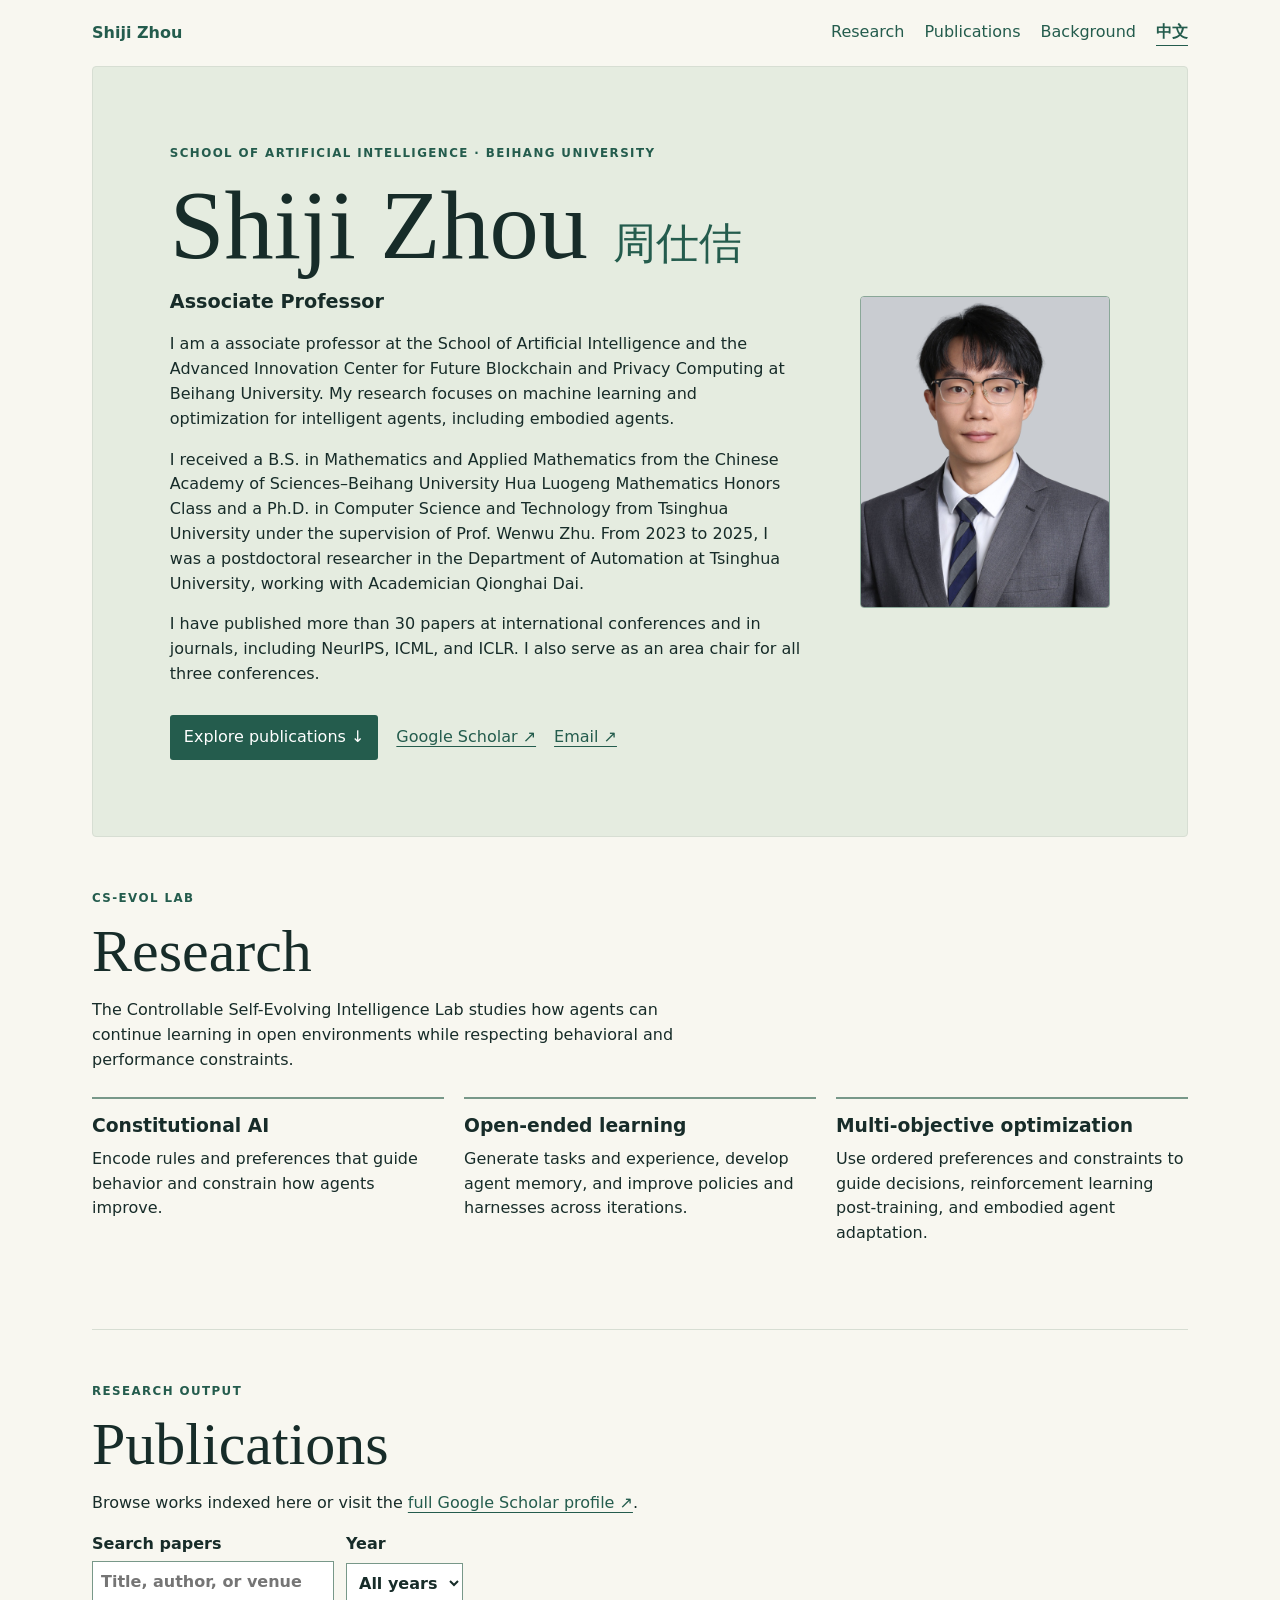
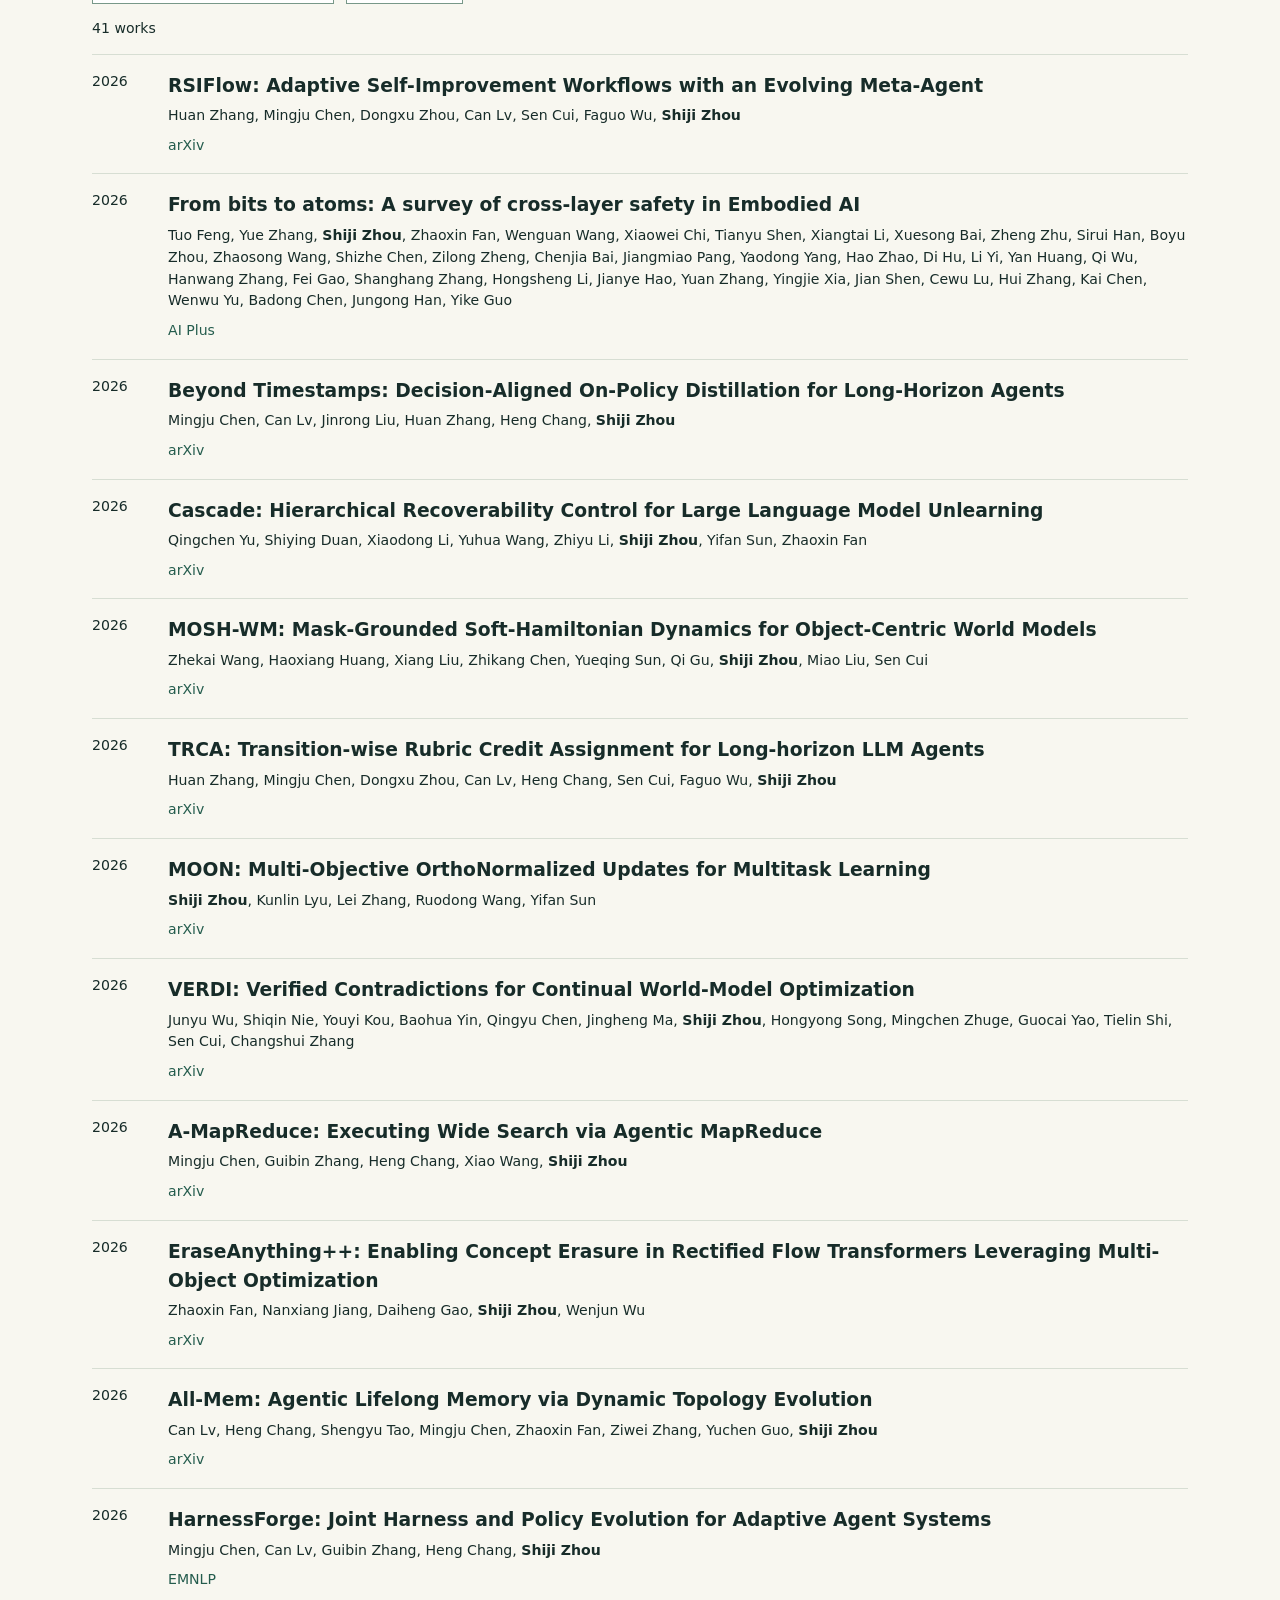
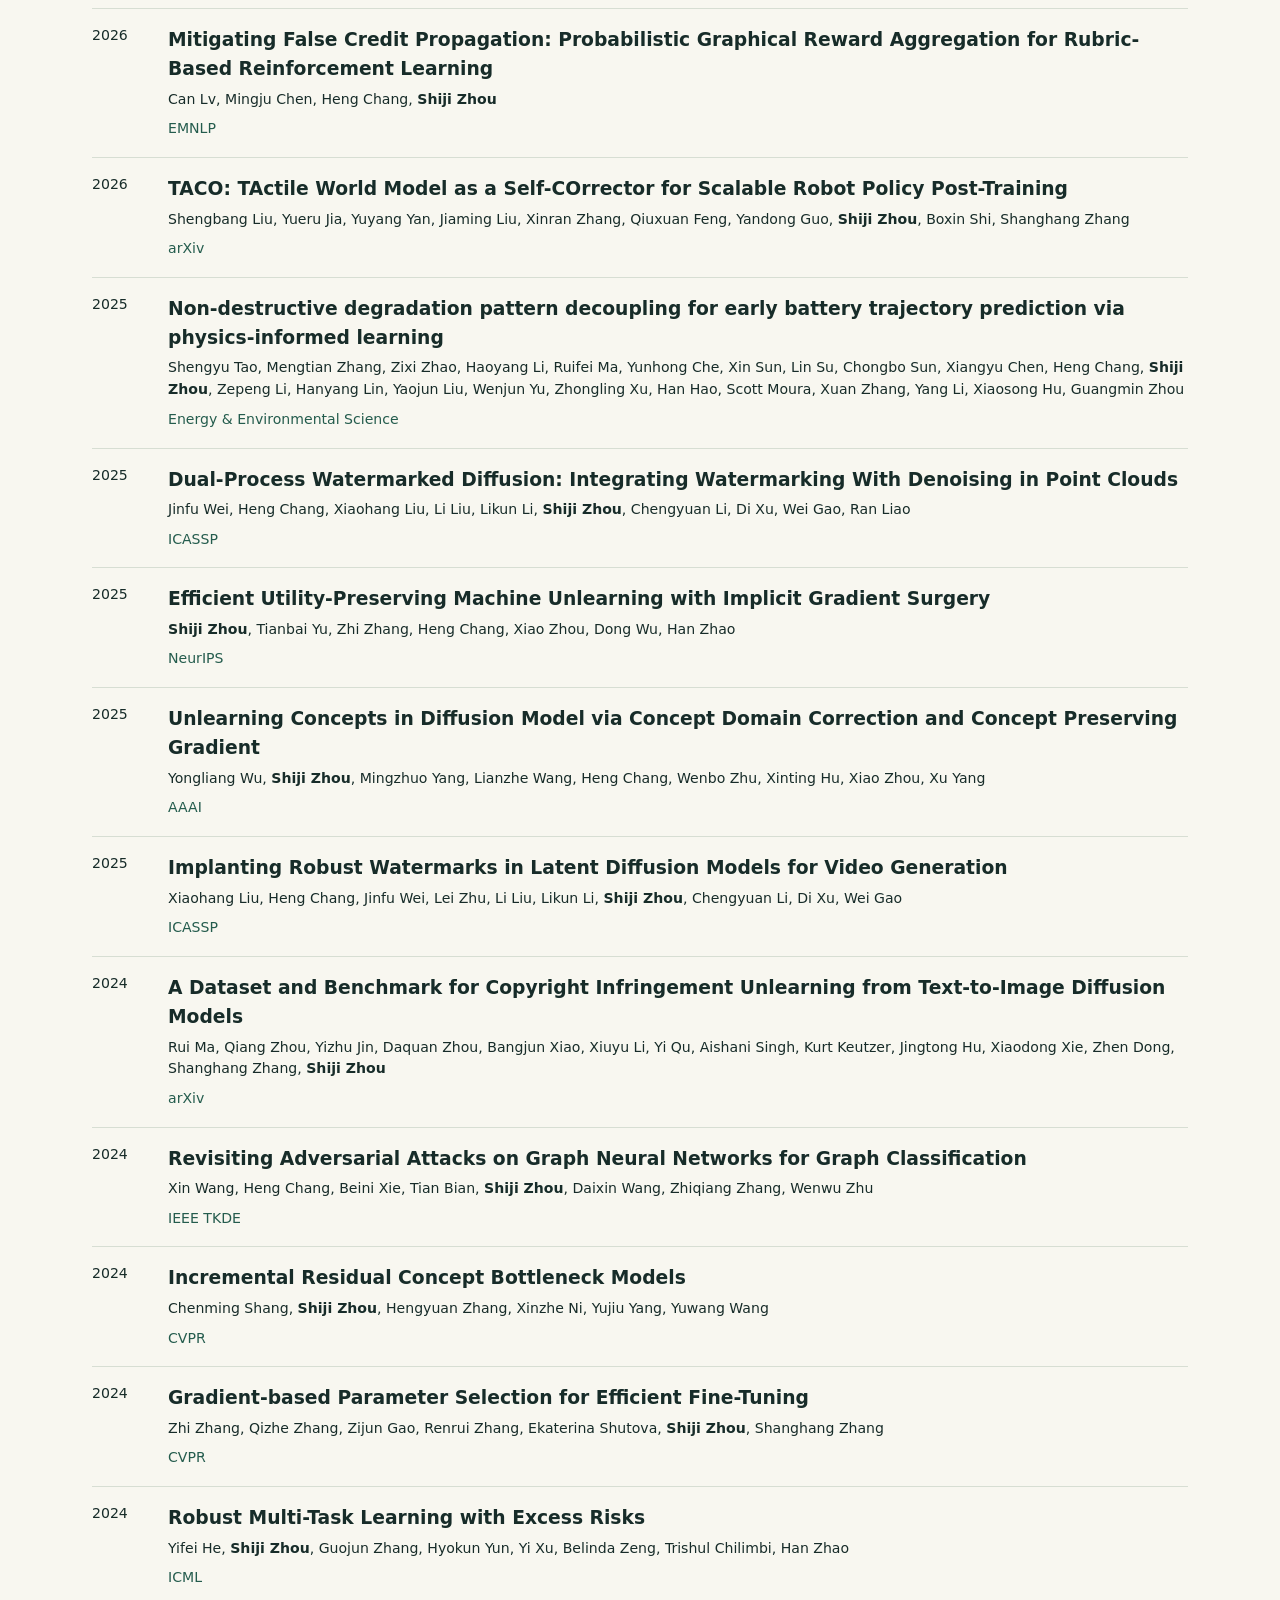
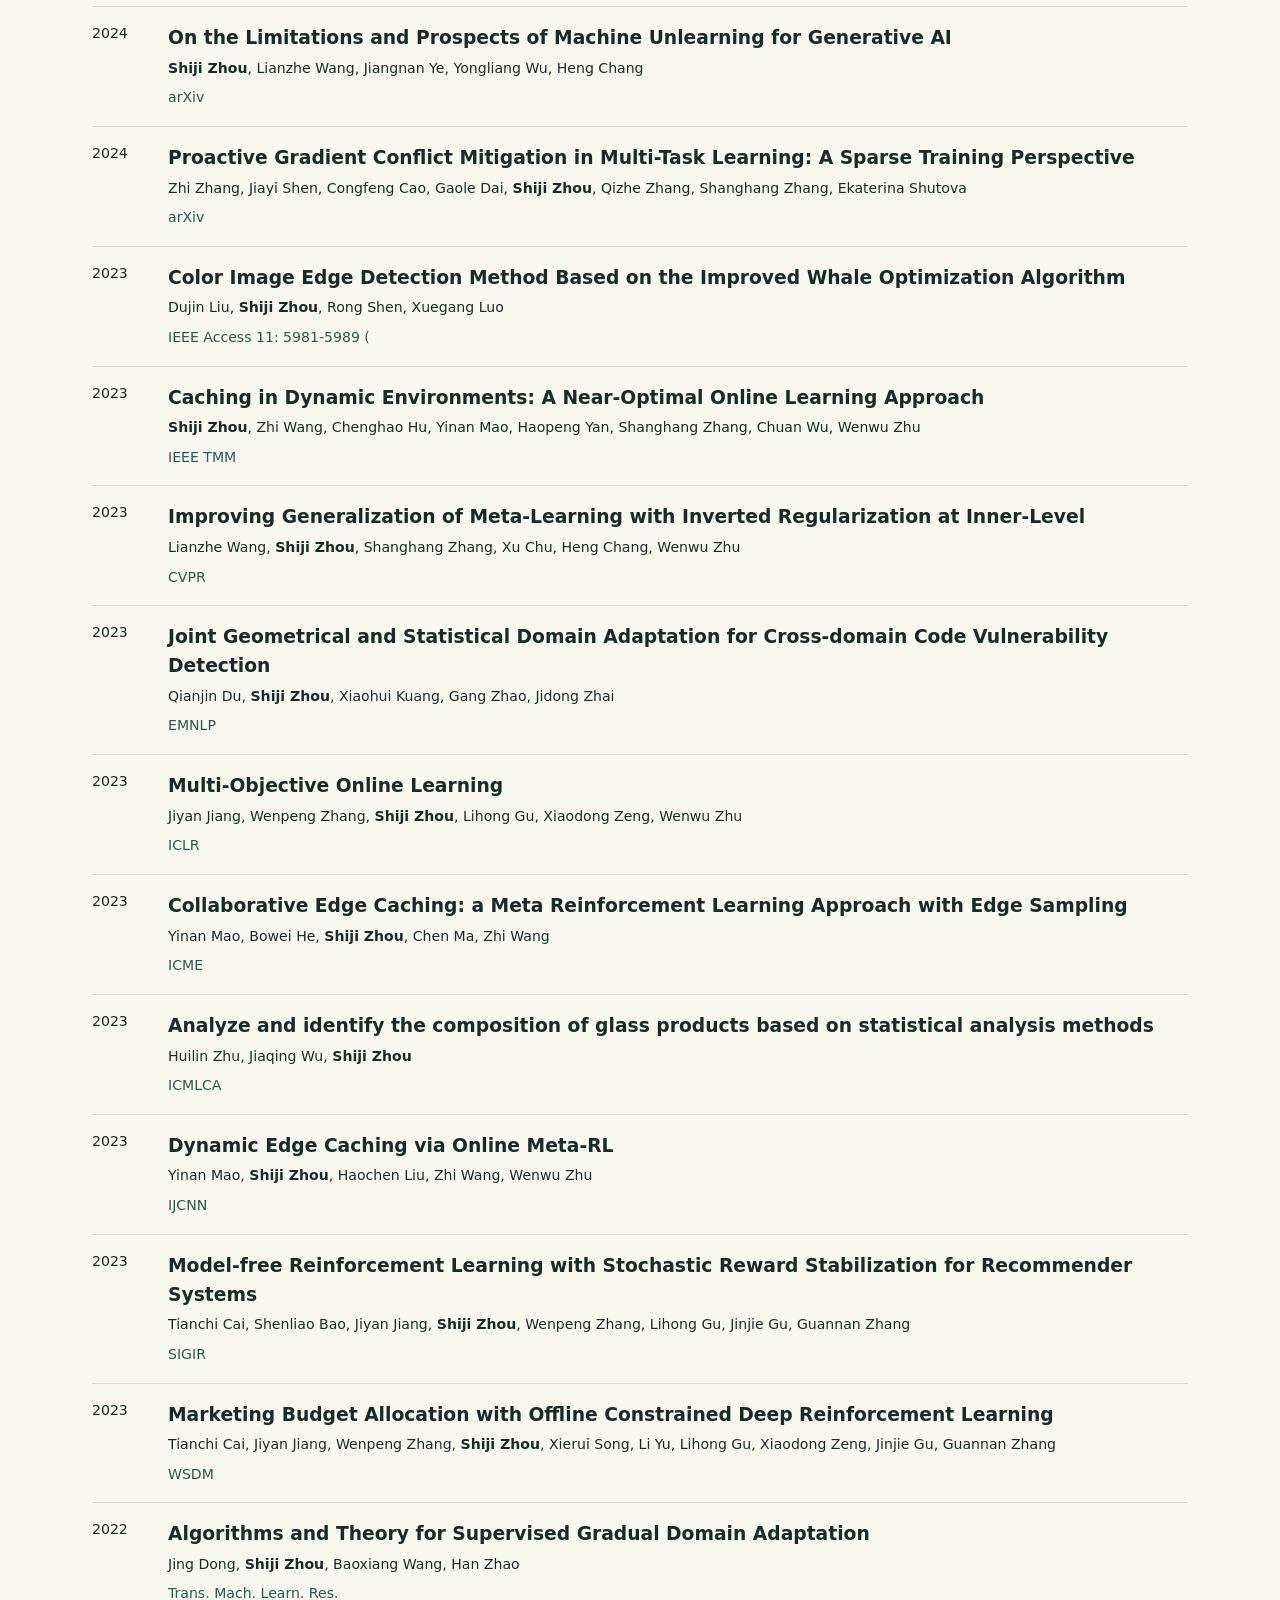
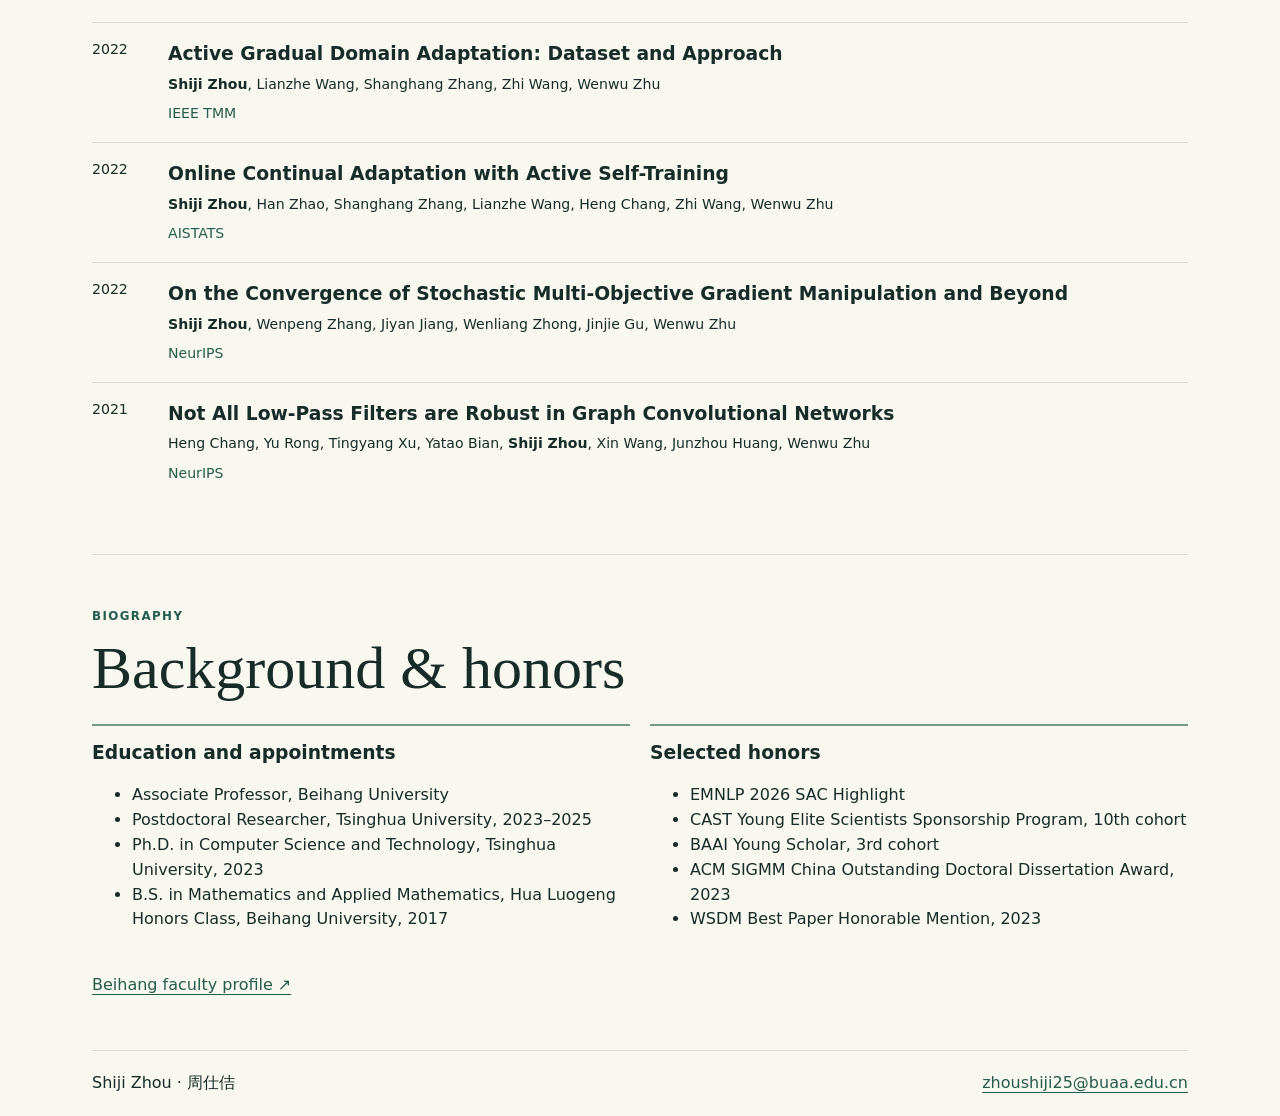
<file: index.html>
<!DOCTYPE html><html lang="en"><meta charset="utf-8"><meta name="viewport" content="width=device-width,initial-scale=1"><meta name="description" content="Shiji Zhou, Associate Professor at Beihang University. Agent learning, controllable self-evolution and multi-objective optimization."><title>Shiji Zhou · 周仕佶 | Beihang University</title><link rel="stylesheet" href="style.css"><header><a class="brand" href="#">Shiji Zhou</a><nav aria-label="Main navigation"><a href="#research">Research</a><a href="#publications">Publications</a><a href="#background">Background</a><a class="language" href="zh.html" hreflang="zh-CN" lang="zh-CN">中文</a></nav></header><main><section class="hero"><div class="hero-content"><p class="kicker">SCHOOL OF ARTIFICIAL INTELLIGENCE · BEIHANG UNIVERSITY</p><h1>Shiji Zhou <span lang="zh">周仕佶</span></h1><p class="role">Associate Professor</p><p class="intro">I am a associate professor at the School of Artificial Intelligence and the Advanced Innovation Center for Future Blockchain and Privacy Computing at Beihang University. My research focuses on machine learning and optimization for intelligent agents, including embodied agents.</p><p class="intro">I received a B.S. in Mathematics and Applied Mathematics from the Chinese Academy of Sciences–Beihang University Hua Luogeng Mathematics Honors Class and a Ph.D. in Computer Science and Technology from Tsinghua University under the supervision of Prof. Wenwu Zhu. From 2023 to 2025, I was a postdoctoral researcher in the Department of Automation at Tsinghua University, working with Academician Qionghai Dai.</p><p class="intro">I have published more than 30 papers at international conferences and in journals, including NeurIPS, ICML, and ICLR. I also serve as an area chair for all three conferences.</p><div class="links"><a class="primary" href="#publications">Explore publications ↓</a><a href="https://scholar.google.com/citations?hl=en&amp;user=Do5jf8oAAAAJ&amp;view_op=list_works&amp;sortby=pubdate">Google Scholar ↗</a><a href="mailto:zhoushiji25@buaa.edu.cn">Email ↗</a></div></div><img class="portrait" src="portrait.jpg" alt="Portrait of Shiji Zhou" width="1280" height="1600"></section>
<section id="research"><p class="kicker">CS-EVOL LAB</p><h2>Research</h2><p class="section-intro">The Controllable Self-Evolving Intelligence Lab studies how agents can continue learning in open environments while respecting behavioral and performance constraints.</p><div class="topics"><article><h3>Constitutional AI</h3><p>Encode rules and preferences that guide behavior and constrain how agents improve.</p></article><article><h3>Open-ended learning</h3><p>Generate tasks and experience, develop agent memory, and improve policies and harnesses across iterations.</p></article><article><h3>Multi-objective optimization</h3><p>Use ordered preferences and constraints to guide decisions, reinforcement learning post-training, and embodied agent adaptation.</p></article></div></section>
<section id="publications"><p class="kicker">RESEARCH OUTPUT</p><h2>Publications</h2><p class="section-intro">Browse works indexed here or visit the <a href="https://scholar.google.com/citations?hl=en&amp;user=Do5jf8oAAAAJ&amp;view_op=list_works&amp;sortby=pubdate">full Google Scholar profile ↗</a>.</p><div class="filters"><label>Search papers<input id="query" type="search" placeholder="Title, author, or venue"></label><label>Year<select id="year"><option value="">All years</option><option>2026</option><option>2025</option><option>2024</option><option>2023</option><option>2022</option><option>2021</option></select></label></div><p id="count" aria-live="polite">41 works</p><article class="paper" data-year="2026"><span class="year">2026</span><div><h3><a href="https://arxiv.org/abs/2610.21791">RSIFlow: Adaptive Self-Improvement Workflows with an Evolving Meta-Agent</a></h3><p>Huan Zhang, Mingju Chen, Dongxu Zhou, Can Lv, Sen Cui, Faguo Wu, <strong>Shiji Zhou</strong></p><span class="venue">arXiv</span></div></article>
<article class="paper" data-year="2026"><span class="year">2026</span><div><h3><a href="https://doi.org/10.59717/ipj.aiplus.2026.100013">From bits to atoms: A survey of cross-layer safety in Embodied AI</a></h3><p>Tuo Feng, Yue Zhang, <strong>Shiji Zhou</strong>, Zhaoxin Fan, Wenguan Wang, Xiaowei Chi, Tianyu Shen, Xiangtai Li, Xuesong Bai, Zheng Zhu, Sirui Han, Boyu Zhou, Zhaosong Wang, Shizhe Chen, Zilong Zheng, Chenjia Bai, Jiangmiao Pang, Yaodong Yang, Hao Zhao, Di Hu, Li Yi, Yan Huang, Qi Wu, Hanwang Zhang, Fei Gao, Shanghang Zhang, Hongsheng Li, Jianye Hao, Yuan Zhang, Yingjie Xia, Jian Shen, Cewu Lu, Hui Zhang, Kai Chen, Wenwu Yu, Badong Chen, Jungong Han, Yike Guo</p><span class="venue">AI Plus</span></div></article>
<article class="paper" data-year="2026"><span class="year">2026</span><div><h3><a href="https://arxiv.org/abs/2609.33391">Beyond Timestamps: Decision-Aligned On-Policy Distillation for Long-Horizon Agents</a></h3><p>Mingju Chen, Can Lv, Jinrong Liu, Huan Zhang, Heng Chang, <strong>Shiji Zhou</strong></p><span class="venue">arXiv</span></div></article>
<article class="paper" data-year="2026"><span class="year">2026</span><div><h3><a href="https://arxiv.org/abs/2609.16890">Cascade: Hierarchical Recoverability Control for Large Language Model Unlearning</a></h3><p>Qingchen Yu, Shiying Duan, Xiaodong Li, Yuhua Wang, Zhiyu Li, <strong>Shiji Zhou</strong>, Yifan Sun, Zhaoxin Fan</p><span class="venue">arXiv</span></div></article>
<article class="paper" data-year="2026"><span class="year">2026</span><div><h3><a href="https://arxiv.org/abs/2608.22750">MOSH-WM: Mask-Grounded Soft-Hamiltonian Dynamics for Object-Centric World Models</a></h3><p>Zhekai Wang, Haoxiang Huang, Xiang Liu, Zhikang Chen, Yueqing Sun, Qi Gu, <strong>Shiji Zhou</strong>, Miao Liu, Sen Cui</p><span class="venue">arXiv</span></div></article>
<article class="paper" data-year="2026"><span class="year">2026</span><div><h3><a href="https://arxiv.org/abs/2608.16156">TRCA: Transition-wise Rubric Credit Assignment for Long-horizon LLM Agents</a></h3><p>Huan Zhang, Mingju Chen, Dongxu Zhou, Can Lv, Heng Chang, Sen Cui, Faguo Wu, <strong>Shiji Zhou</strong></p><span class="venue">arXiv</span></div></article>
<article class="paper" data-year="2026"><span class="year">2026</span><div><h3><a href="https://arxiv.org/abs/2608.11749">MOON: Multi-Objective OrthoNormalized Updates for Multitask Learning</a></h3><p><strong>Shiji Zhou</strong>, Kunlin Lyu, Lei Zhang, Ruodong Wang, Yifan Sun</p><span class="venue">arXiv</span></div></article>
<article class="paper" data-year="2026"><span class="year">2026</span><div><h3><a href="https://arxiv.org/abs/2608.09537">VERDI: Verified Contradictions for Continual World-Model Optimization</a></h3><p>Junyu Wu, Shiqin Nie, Youyi Kou, Baohua Yin, Qingyu Chen, Jingheng Ma, <strong>Shiji Zhou</strong>, Hongyong Song, Mingchen Zhuge, Guocai Yao, Tielin Shi, Sen Cui, Changshui Zhang</p><span class="venue">arXiv</span></div></article>
<article class="paper" data-year="2026"><span class="year">2026</span><div><h3><a href="https://arxiv.org/abs/2602.01331">A-MapReduce: Executing Wide Search via Agentic MapReduce</a></h3><p>Mingju Chen, Guibin Zhang, Heng Chang, Xiao Wang, <strong>Shiji Zhou</strong></p><span class="venue">arXiv</span></div></article>
<article class="paper" data-year="2026"><span class="year">2026</span><div><h3><a href="https://arxiv.org/abs/2603.00978">EraseAnything++: Enabling Concept Erasure in Rectified Flow Transformers Leveraging Multi-Object Optimization</a></h3><p>Zhaoxin Fan, Nanxiang Jiang, Daiheng Gao, <strong>Shiji Zhou</strong>, Wenjun Wu</p><span class="venue">arXiv</span></div></article>
<article class="paper" data-year="2026"><span class="year">2026</span><div><h3><a href="https://arxiv.org/abs/2603.19595">All-Mem: Agentic Lifelong Memory via Dynamic Topology Evolution</a></h3><p>Can Lv, Heng Chang, Shengyu Tao, Mingju Chen, Zhaoxin Fan, Ziwei Zhang, Yuchen Guo, <strong>Shiji Zhou</strong></p><span class="venue">arXiv</span></div></article>
<article class="paper" data-year="2026"><span class="year">2026</span><div><h3><a href="https://aclanthology.org/2026.emnlp-main.1893/">HarnessForge: Joint Harness and Policy Evolution for Adaptive Agent Systems</a></h3><p>Mingju Chen, Can Lv, Guibin Zhang, Heng Chang, <strong>Shiji Zhou</strong></p><span class="venue">EMNLP</span></div></article>
<article class="paper" data-year="2026"><span class="year">2026</span><div><h3><a href="https://aclanthology.org/2026.emnlp-main.1933/">Mitigating False Credit Propagation: Probabilistic Graphical Reward Aggregation for Rubric-Based Reinforcement Learning</a></h3><p>Can Lv, Mingju Chen, Heng Chang, <strong>Shiji Zhou</strong></p><span class="venue">EMNLP</span></div></article>
<article class="paper" data-year="2026"><span class="year">2026</span><div><h3><a href="https://arxiv.org/abs/2607.02840">TACO: TActile World Model as a Self-COrrector for Scalable Robot Policy Post-Training</a></h3><p>Shengbang Liu, Yueru Jia, Yuyang Yan, Jiaming Liu, Xinran Zhang, Qiuxuan Feng, Yandong Guo, <strong>Shiji Zhou</strong>, Boxin Shi, Shanghang Zhang</p><span class="venue">arXiv</span></div></article>
<article class="paper" data-year="2025"><span class="year">2025</span><div><h3><a href="https://doi.org/10.1039/D4EE03839H">Non-destructive degradation pattern decoupling for early battery trajectory prediction via physics-informed learning</a></h3><p>Shengyu Tao, Mengtian Zhang, Zixi Zhao, Haoyang Li, Ruifei Ma, Yunhong Che, Xin Sun, Lin Su, Chongbo Sun, Xiangyu Chen, Heng Chang, <strong>Shiji Zhou</strong>, Zepeng Li, Hanyang Lin, Yaojun Liu, Wenjun Yu, Zhongling Xu, Han Hao, Scott Moura, Xuan Zhang, Yang Li, Xiaosong Hu, Guangmin Zhou</p><span class="venue">Energy &amp; Environmental Science</span></div></article>
<article class="paper" data-year="2025"><span class="year">2025</span><div><h3><a href="https://dblp.org/rec/conf/icassp/WeiCLLLZLXGL25">Dual-Process Watermarked Diffusion: Integrating Watermarking With Denoising in Point Clouds</a></h3><p>Jinfu Wei, Heng Chang, Xiaohang Liu, Li Liu, Likun Li, <strong>Shiji Zhou</strong>, Chengyuan Li, Di Xu, Wei Gao, Ran Liao</p><span class="venue">ICASSP</span></div></article>
<article class="paper" data-year="2025"><span class="year">2025</span><div><h3><a href="https://dblp.org/rec/conf/nips/ZhouYZCZWZ25">Efficient Utility-Preserving Machine Unlearning with Implicit Gradient Surgery</a></h3><p><strong>Shiji Zhou</strong>, Tianbai Yu, Zhi Zhang, Heng Chang, Xiao Zhou, Dong Wu, Han Zhao</p><span class="venue">NeurIPS</span></div></article>
<article class="paper" data-year="2025"><span class="year">2025</span><div><h3><a href="https://dblp.org/rec/conf/aaai/WuZYWCZHZ025">Unlearning Concepts in Diffusion Model via Concept Domain Correction and Concept Preserving Gradient</a></h3><p>Yongliang Wu, <strong>Shiji Zhou</strong>, Mingzhuo Yang, Lianzhe Wang, Heng Chang, Wenbo Zhu, Xinting Hu, Xiao Zhou, Xu Yang</p><span class="venue">AAAI</span></div></article>
<article class="paper" data-year="2025"><span class="year">2025</span><div><h3><a href="https://dblp.org/rec/conf/icassp/LiuCWZLLZLXG25">Implanting Robust Watermarks in Latent Diffusion Models for Video Generation</a></h3><p>Xiaohang Liu, Heng Chang, Jinfu Wei, Lei Zhu, Li Liu, Likun Li, <strong>Shiji Zhou</strong>, Chengyuan Li, Di Xu, Wei Gao</p><span class="venue">ICASSP</span></div></article>
<article class="paper" data-year="2024"><span class="year">2024</span><div><h3><a href="https://arxiv.org/abs/2403.12052">A Dataset and Benchmark for Copyright Infringement Unlearning from Text-to-Image Diffusion Models</a></h3><p>Rui Ma, Qiang Zhou, Yizhu Jin, Daquan Zhou, Bangjun Xiao, Xiuyu Li, Yi Qu, Aishani Singh, Kurt Keutzer, Jingtong Hu, Xiaodong Xie, Zhen Dong, Shanghang Zhang, <strong>Shiji Zhou</strong></p><span class="venue">arXiv</span></div></article>
<article class="paper" data-year="2024"><span class="year">2024</span><div><h3><a href="https://dblp.org/rec/journals/tkde/WangCXBZWZZ24">Revisiting Adversarial Attacks on Graph Neural Networks for Graph Classification</a></h3><p>Xin Wang, Heng Chang, Beini Xie, Tian Bian, <strong>Shiji Zhou</strong>, Daixin Wang, Zhiqiang Zhang, Wenwu Zhu</p><span class="venue">IEEE TKDE</span></div></article>
<article class="paper" data-year="2024"><span class="year">2024</span><div><h3><a href="https://dblp.org/rec/conf/cvpr/ShangZZNYW24">Incremental Residual Concept Bottleneck Models</a></h3><p>Chenming Shang, <strong>Shiji Zhou</strong>, Hengyuan Zhang, Xinzhe Ni, Yujiu Yang, Yuwang Wang</p><span class="venue">CVPR</span></div></article>
<article class="paper" data-year="2024"><span class="year">2024</span><div><h3><a href="https://dblp.org/rec/conf/cvpr/ZhangZGZSZZ24">Gradient-based Parameter Selection for Efficient Fine-Tuning</a></h3><p>Zhi Zhang, Qizhe Zhang, Zijun Gao, Renrui Zhang, Ekaterina Shutova, <strong>Shiji Zhou</strong>, Shanghang Zhang</p><span class="venue">CVPR</span></div></article>
<article class="paper" data-year="2024"><span class="year">2024</span><div><h3><a href="https://dblp.org/rec/conf/icml/HeZZYXZC024">Robust Multi-Task Learning with Excess Risks</a></h3><p>Yifei He, <strong>Shiji Zhou</strong>, Guojun Zhang, Hyokun Yun, Yi Xu, Belinda Zeng, Trishul Chilimbi, Han Zhao</p><span class="venue">ICML</span></div></article>
<article class="paper" data-year="2024"><span class="year">2024</span><div><h3><a href="https://arxiv.org/abs/2408.00376">On the Limitations and Prospects of Machine Unlearning for Generative AI</a></h3><p><strong>Shiji Zhou</strong>, Lianzhe Wang, Jiangnan Ye, Yongliang Wu, Heng Chang</p><span class="venue">arXiv</span></div></article>
<article class="paper" data-year="2024"><span class="year">2024</span><div><h3><a href="https://arxiv.org/abs/2411.18615">Proactive Gradient Conflict Mitigation in Multi-Task Learning: A Sparse Training Perspective</a></h3><p>Zhi Zhang, Jiayi Shen, Congfeng Cao, Gaole Dai, <strong>Shiji Zhou</strong>, Qizhe Zhang, Shanghang Zhang, Ekaterina Shutova</p><span class="venue">arXiv</span></div></article>
<article class="paper" data-year="2023"><span class="year">2023</span><div><h3><a href="https://dblp.org/rec/journals/access/LiuZSL23">Color Image Edge Detection Method Based on the Improved Whale Optimization Algorithm</a></h3><p>Dujin Liu, <strong>Shiji Zhou</strong>, Rong Shen, Xuegang Luo</p><span class="venue">IEEE Access 11: 5981-5989 (</span></div></article>
<article class="paper" data-year="2023"><span class="year">2023</span><div><h3><a href="https://dblp.org/rec/journals/tmm/ZhouWHMYZWZ23">Caching in Dynamic Environments: A Near-Optimal Online Learning Approach</a></h3><p><strong>Shiji Zhou</strong>, Zhi Wang, Chenghao Hu, Yinan Mao, Haopeng Yan, Shanghang Zhang, Chuan Wu, Wenwu Zhu</p><span class="venue">IEEE TMM</span></div></article>
<article class="paper" data-year="2023"><span class="year">2023</span><div><h3><a href="https://dblp.org/rec/conf/cvpr/WangZZCC023">Improving Generalization of Meta-Learning with Inverted Regularization at Inner-Level</a></h3><p>Lianzhe Wang, <strong>Shiji Zhou</strong>, Shanghang Zhang, Xu Chu, Heng Chang, Wenwu Zhu</p><span class="venue">CVPR</span></div></article>
<article class="paper" data-year="2023"><span class="year">2023</span><div><h3><a href="https://dblp.org/rec/conf/emnlp/DuZKZZ23">Joint Geometrical and Statistical Domain Adaptation for Cross-domain Code Vulnerability Detection</a></h3><p>Qianjin Du, <strong>Shiji Zhou</strong>, Xiaohui Kuang, Gang Zhao, Jidong Zhai</p><span class="venue">EMNLP</span></div></article>
<article class="paper" data-year="2023"><span class="year">2023</span><div><h3><a href="https://dblp.org/rec/conf/iclr/Jiang0ZGZ023">Multi-Objective Online Learning</a></h3><p>Jiyan Jiang, Wenpeng Zhang, <strong>Shiji Zhou</strong>, Lihong Gu, Xiaodong Zeng, Wenwu Zhu</p><span class="venue">ICLR</span></div></article>
<article class="paper" data-year="2023"><span class="year">2023</span><div><h3><a href="https://dblp.org/rec/conf/icmcs/MaoHZMW23">Collaborative Edge Caching: a Meta Reinforcement Learning Approach with Edge Sampling</a></h3><p>Yinan Mao, Bowei He, <strong>Shiji Zhou</strong>, Chen Ma, Zhi Wang</p><span class="venue">ICME</span></div></article>
<article class="paper" data-year="2023"><span class="year">2023</span><div><h3><a href="https://dblp.org/rec/conf/icmlca/ZhuWZ23">Analyze and identify the composition of glass products based on statistical analysis methods</a></h3><p>Huilin Zhu, Jiaqing Wu, <strong>Shiji Zhou</strong></p><span class="venue">ICMLCA</span></div></article>
<article class="paper" data-year="2023"><span class="year">2023</span><div><h3><a href="https://dblp.org/rec/conf/ijcnn/MaoZLWZ23">Dynamic Edge Caching via Online Meta-RL</a></h3><p>Yinan Mao, <strong>Shiji Zhou</strong>, Haochen Liu, Zhi Wang, Wenwu Zhu</p><span class="venue">IJCNN</span></div></article>
<article class="paper" data-year="2023"><span class="year">2023</span><div><h3><a href="https://dblp.org/rec/conf/sigir/CaiBJZ0GGZ23">Model-free Reinforcement Learning with Stochastic Reward Stabilization for Recommender Systems</a></h3><p>Tianchi Cai, Shenliao Bao, Jiyan Jiang, <strong>Shiji Zhou</strong>, Wenpeng Zhang, Lihong Gu, Jinjie Gu, Guannan Zhang</p><span class="venue">SIGIR</span></div></article>
<article class="paper" data-year="2023"><span class="year">2023</span><div><h3><a href="https://dblp.org/rec/conf/wsdm/CaiJ0ZSYGZGZ23">Marketing Budget Allocation with Offline Constrained Deep Reinforcement Learning</a></h3><p>Tianchi Cai, Jiyan Jiang, Wenpeng Zhang, <strong>Shiji Zhou</strong>, Xierui Song, Li Yu, Lihong Gu, Xiaodong Zeng, Jinjie Gu, Guannan Zhang</p><span class="venue">WSDM</span></div></article>
<article class="paper" data-year="2022"><span class="year">2022</span><div><h3><a href="https://dblp.org/rec/journals/tmlr/DongZWZ22">Algorithms and Theory for Supervised Gradual Domain Adaptation</a></h3><p>Jing Dong, <strong>Shiji Zhou</strong>, Baoxiang Wang, Han Zhao</p><span class="venue">Trans. Mach. Learn. Res.</span></div></article>
<article class="paper" data-year="2022"><span class="year">2022</span><div><h3><a href="https://dblp.org/rec/journals/tmm/ZhouWZWZ22">Active Gradual Domain Adaptation: Dataset and Approach</a></h3><p><strong>Shiji Zhou</strong>, Lianzhe Wang, Shanghang Zhang, Zhi Wang, Wenwu Zhu</p><span class="venue">IEEE TMM</span></div></article>
<article class="paper" data-year="2022"><span class="year">2022</span><div><h3><a href="https://dblp.org/rec/conf/aistats/Zhou0ZWCW022">Online Continual Adaptation with Active Self-Training</a></h3><p><strong>Shiji Zhou</strong>, Han Zhao, Shanghang Zhang, Lianzhe Wang, Heng Chang, Zhi Wang, Wenwu Zhu</p><span class="venue">AISTATS</span></div></article>
<article class="paper" data-year="2022"><span class="year">2022</span><div><h3><a href="https://dblp.org/rec/conf/nips/ZhouZJZGZ22">On the Convergence of Stochastic Multi-Objective Gradient Manipulation and Beyond</a></h3><p><strong>Shiji Zhou</strong>, Wenpeng Zhang, Jiyan Jiang, Wenliang Zhong, Jinjie Gu, Wenwu Zhu</p><span class="venue">NeurIPS</span></div></article>
<article class="paper" data-year="2021"><span class="year">2021</span><div><h3><a href="https://dblp.org/rec/conf/nips/ChangRXBZWHZ21">Not All Low-Pass Filters are Robust in Graph Convolutional Networks</a></h3><p>Heng Chang, Yu Rong, Tingyang Xu, Yatao Bian, <strong>Shiji Zhou</strong>, Xin Wang, Junzhou Huang, Wenwu Zhu</p><span class="venue">NeurIPS</span></div></article></section>
<section id="background"><p class="kicker">BIOGRAPHY</p><h2>Background & honors</h2><div class="topics"><article><h3>Education and appointments</h3><ul><li>Associate Professor, Beihang University</li><li>Postdoctoral Researcher, Tsinghua University, 2023–2025</li><li>Ph.D. in Computer Science and Technology, Tsinghua University, 2023</li><li>B.S. in Mathematics and Applied Mathematics, Hua Luogeng Honors Class, Beihang University, 2017</li></ul></article><article><h3>Selected honors</h3><ul><li>EMNLP 2026 SAC Highlight</li><li>CAST Young Elite Scientists Sponsorship Program, 10th cohort</li><li>BAAI Young Scholar, 3rd cohort</li><li>ACM SIGMM China Outstanding Doctoral Dissertation Award, 2023</li><li>WSDM Best Paper Honorable Mention, 2023</li></ul></article></div><a href="https://iai.buaa.edu.cn/info/1013/4182.htm">Beihang faculty profile ↗</a></section></main><footer><span>Shiji Zhou · 周仕佶</span><a href="mailto:zhoushiji25@buaa.edu.cn">zhoushiji25@buaa.edu.cn</a></footer><script src="main.js"></script></html>
</file>
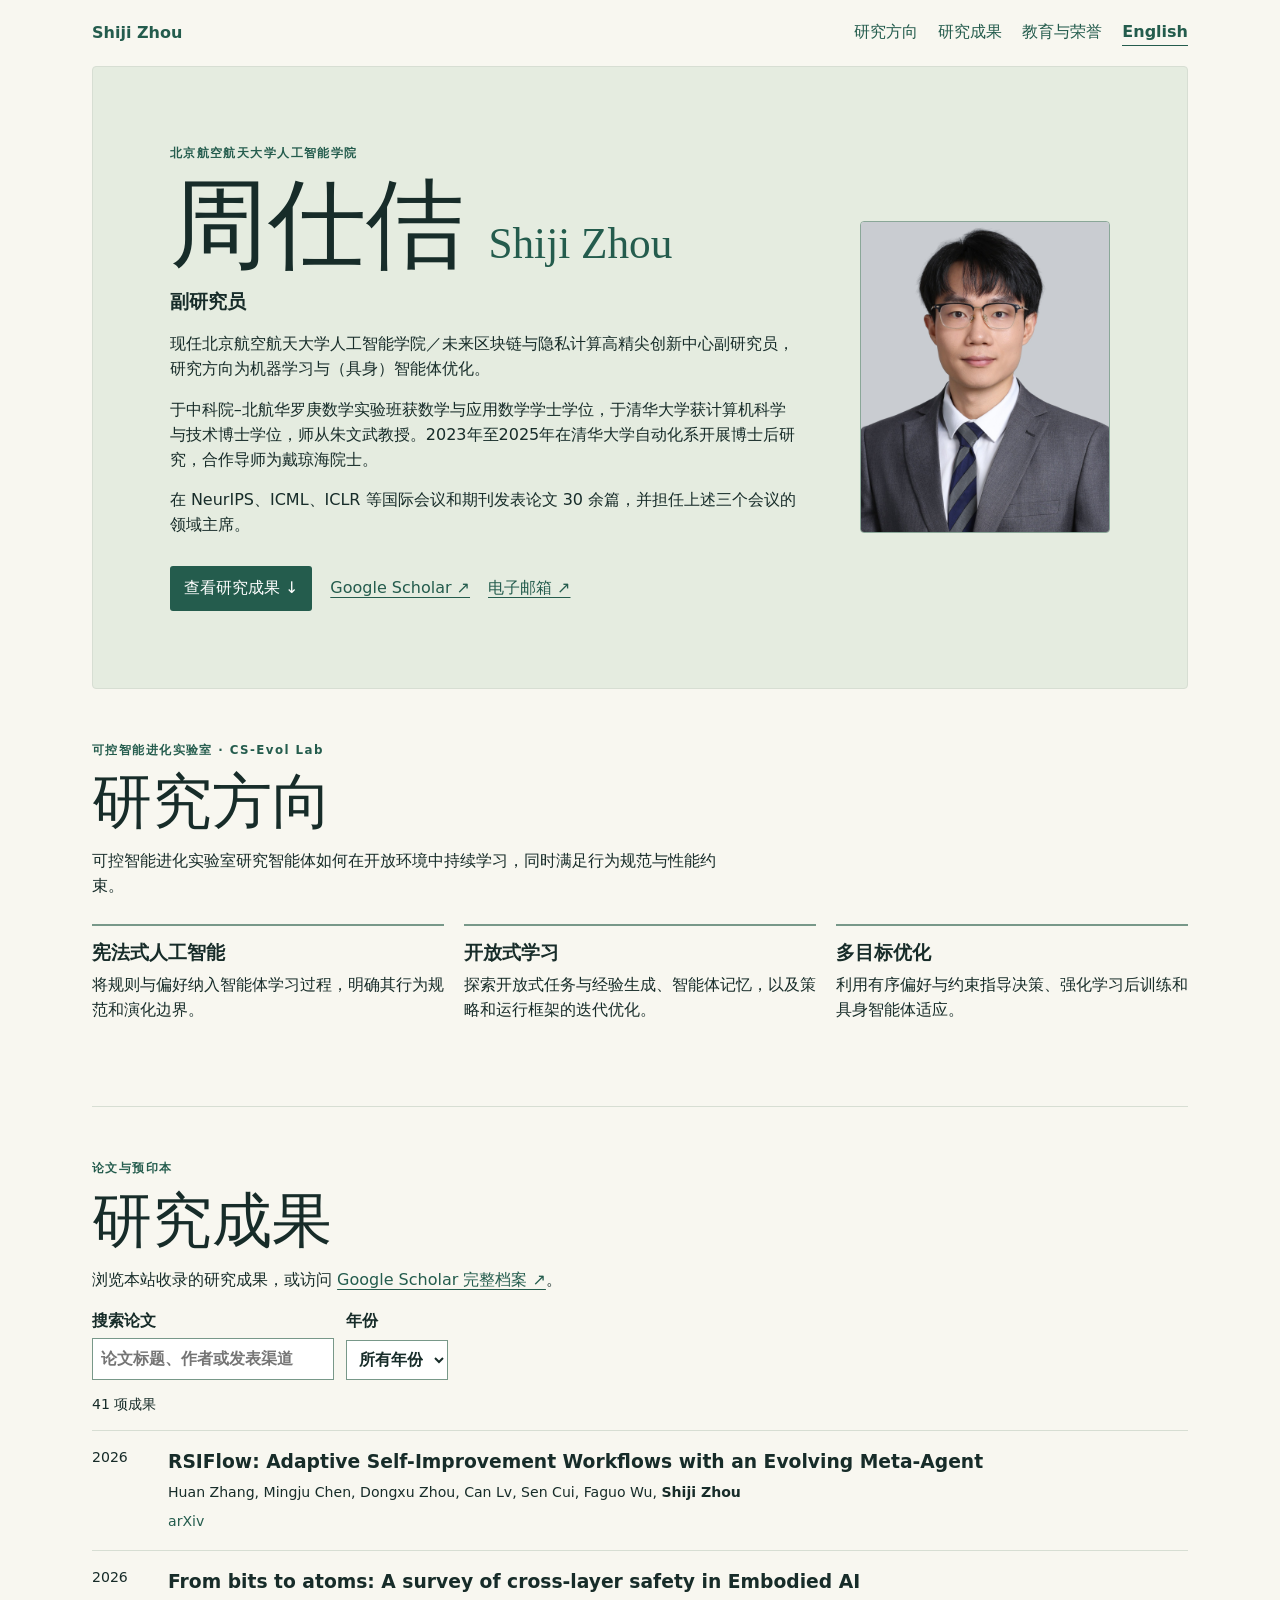
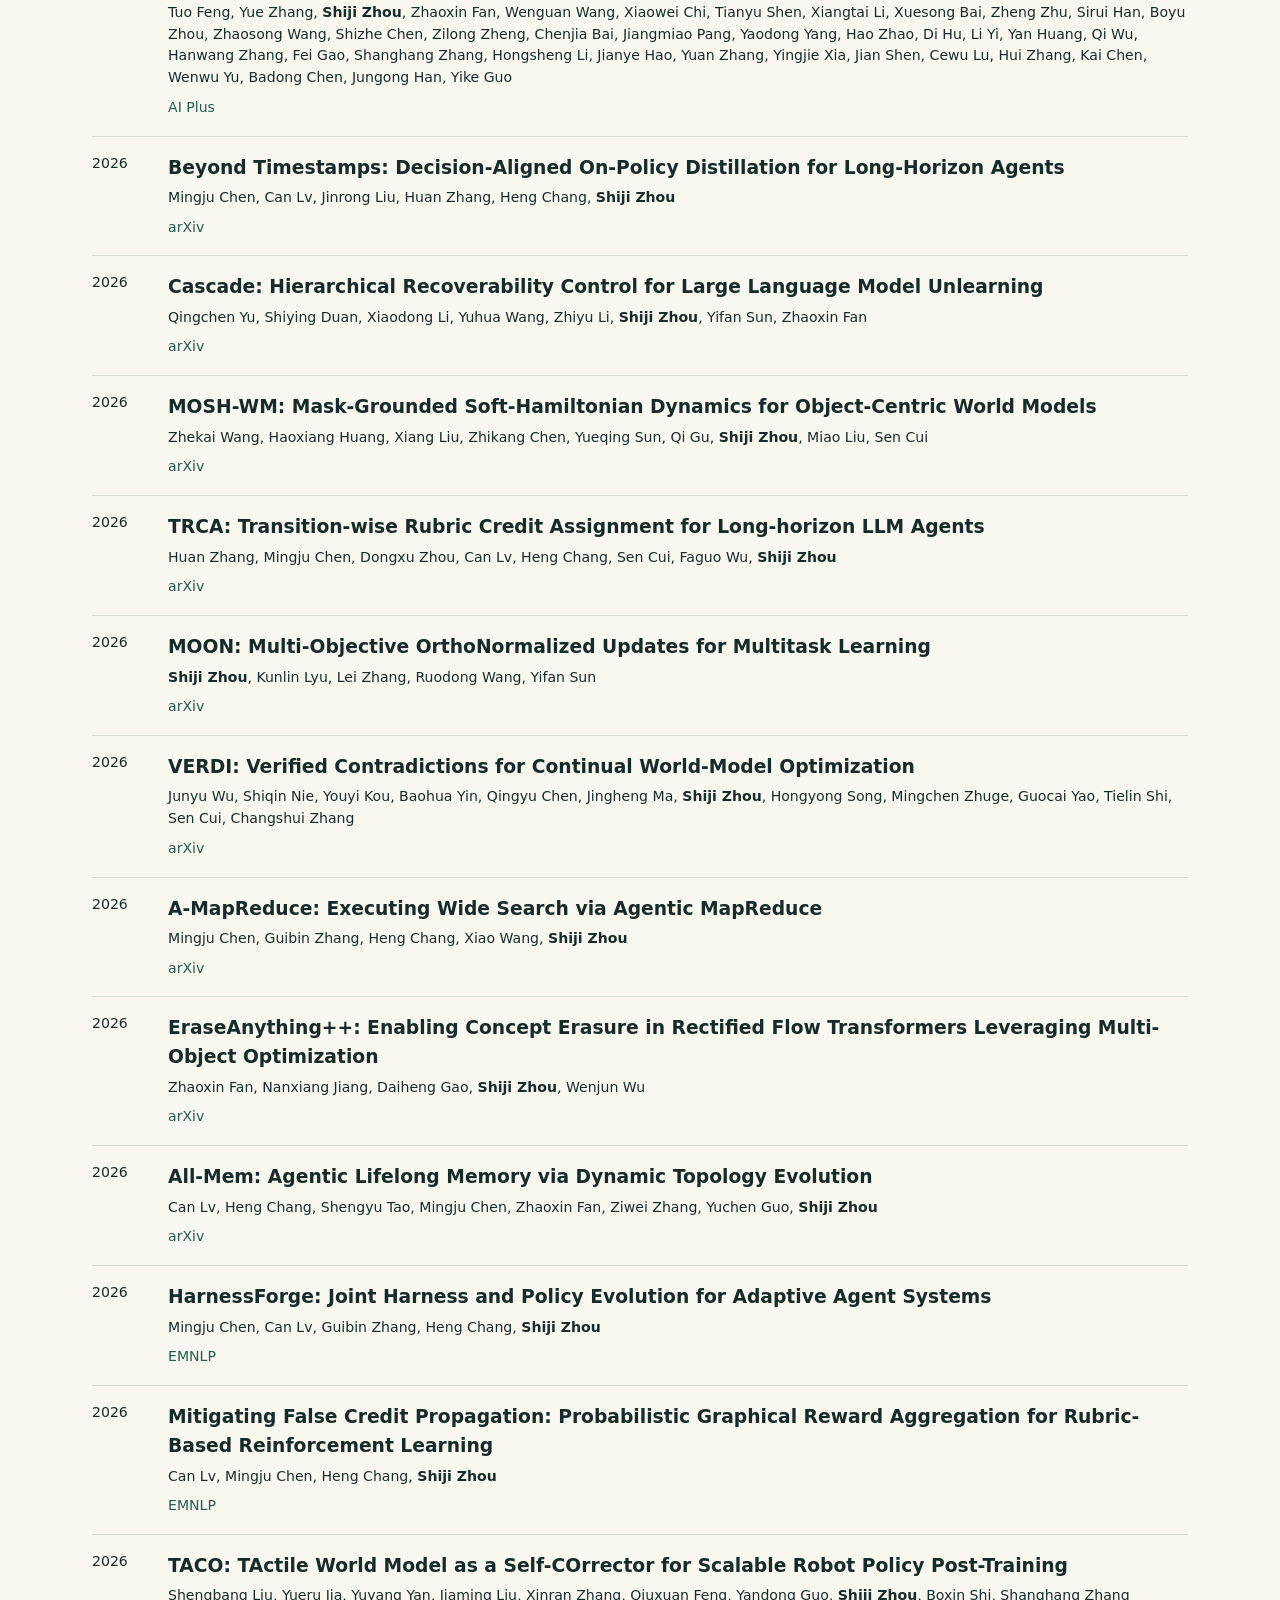
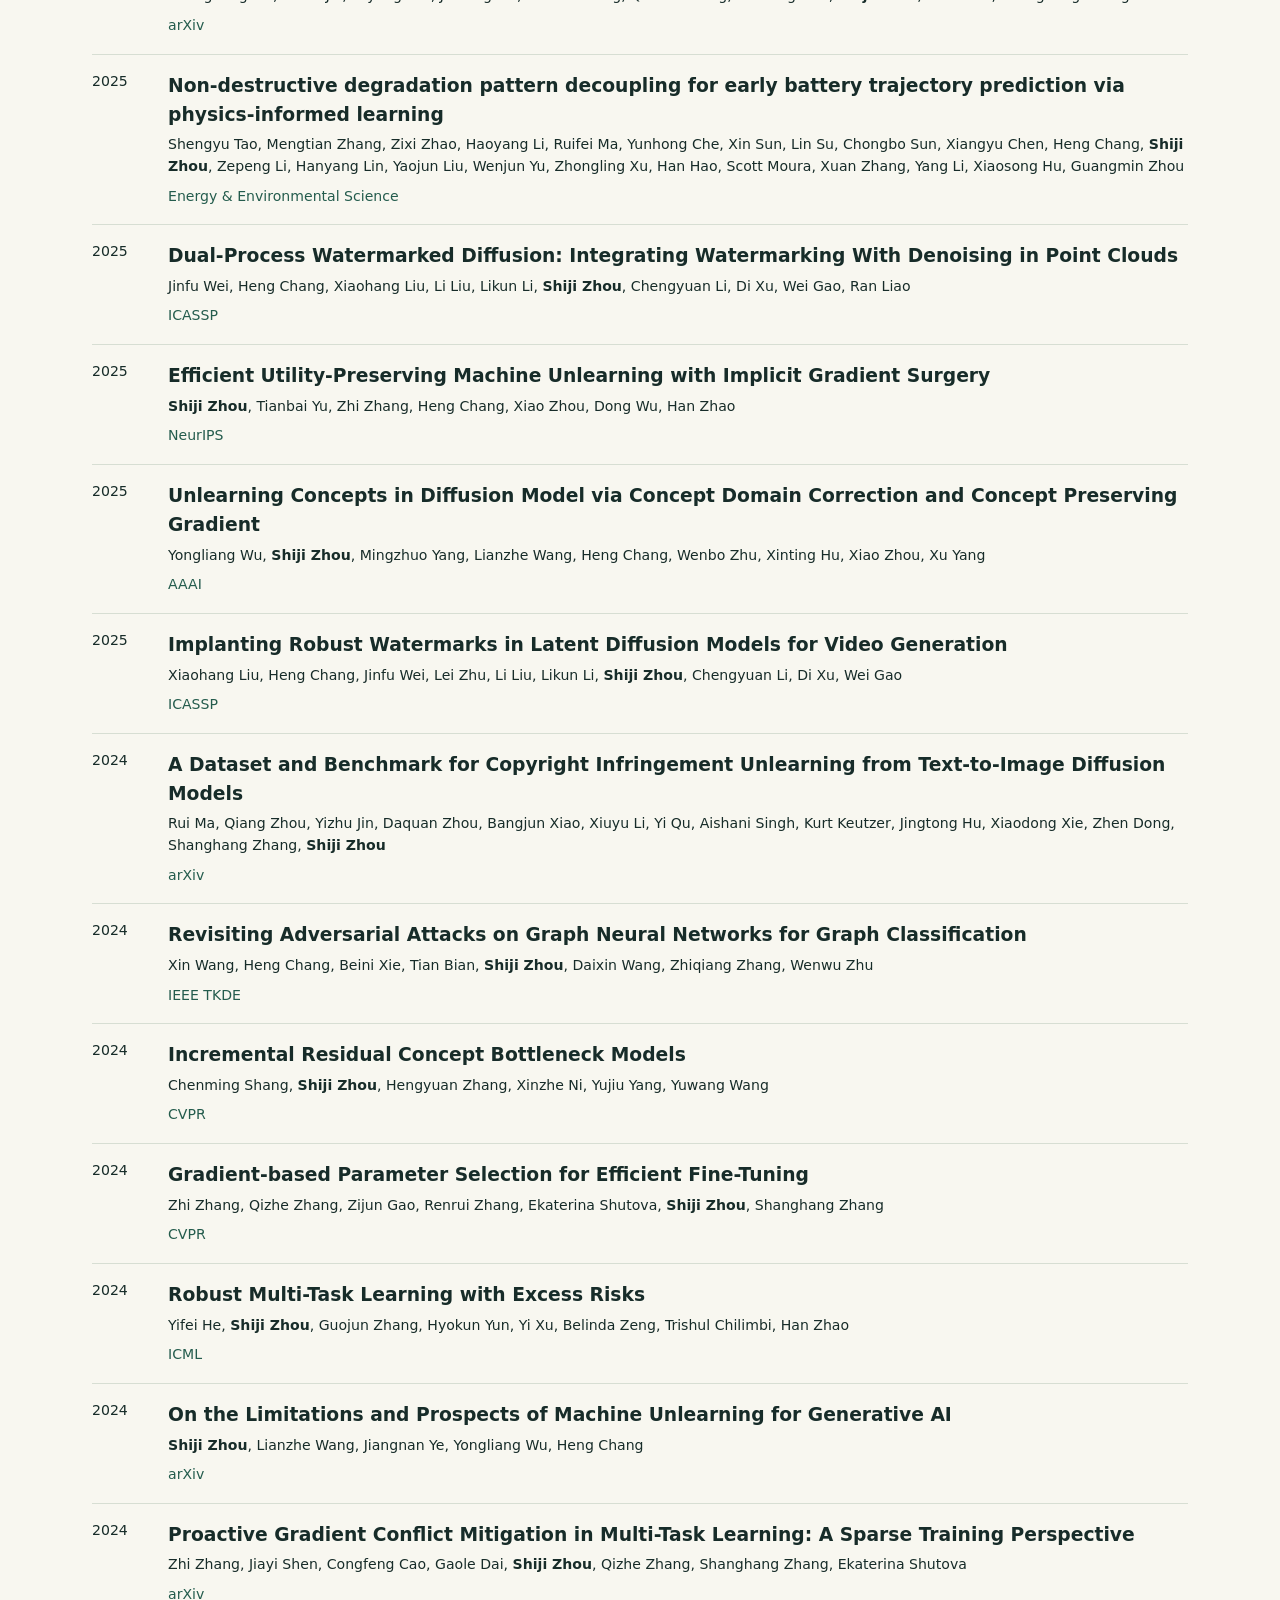
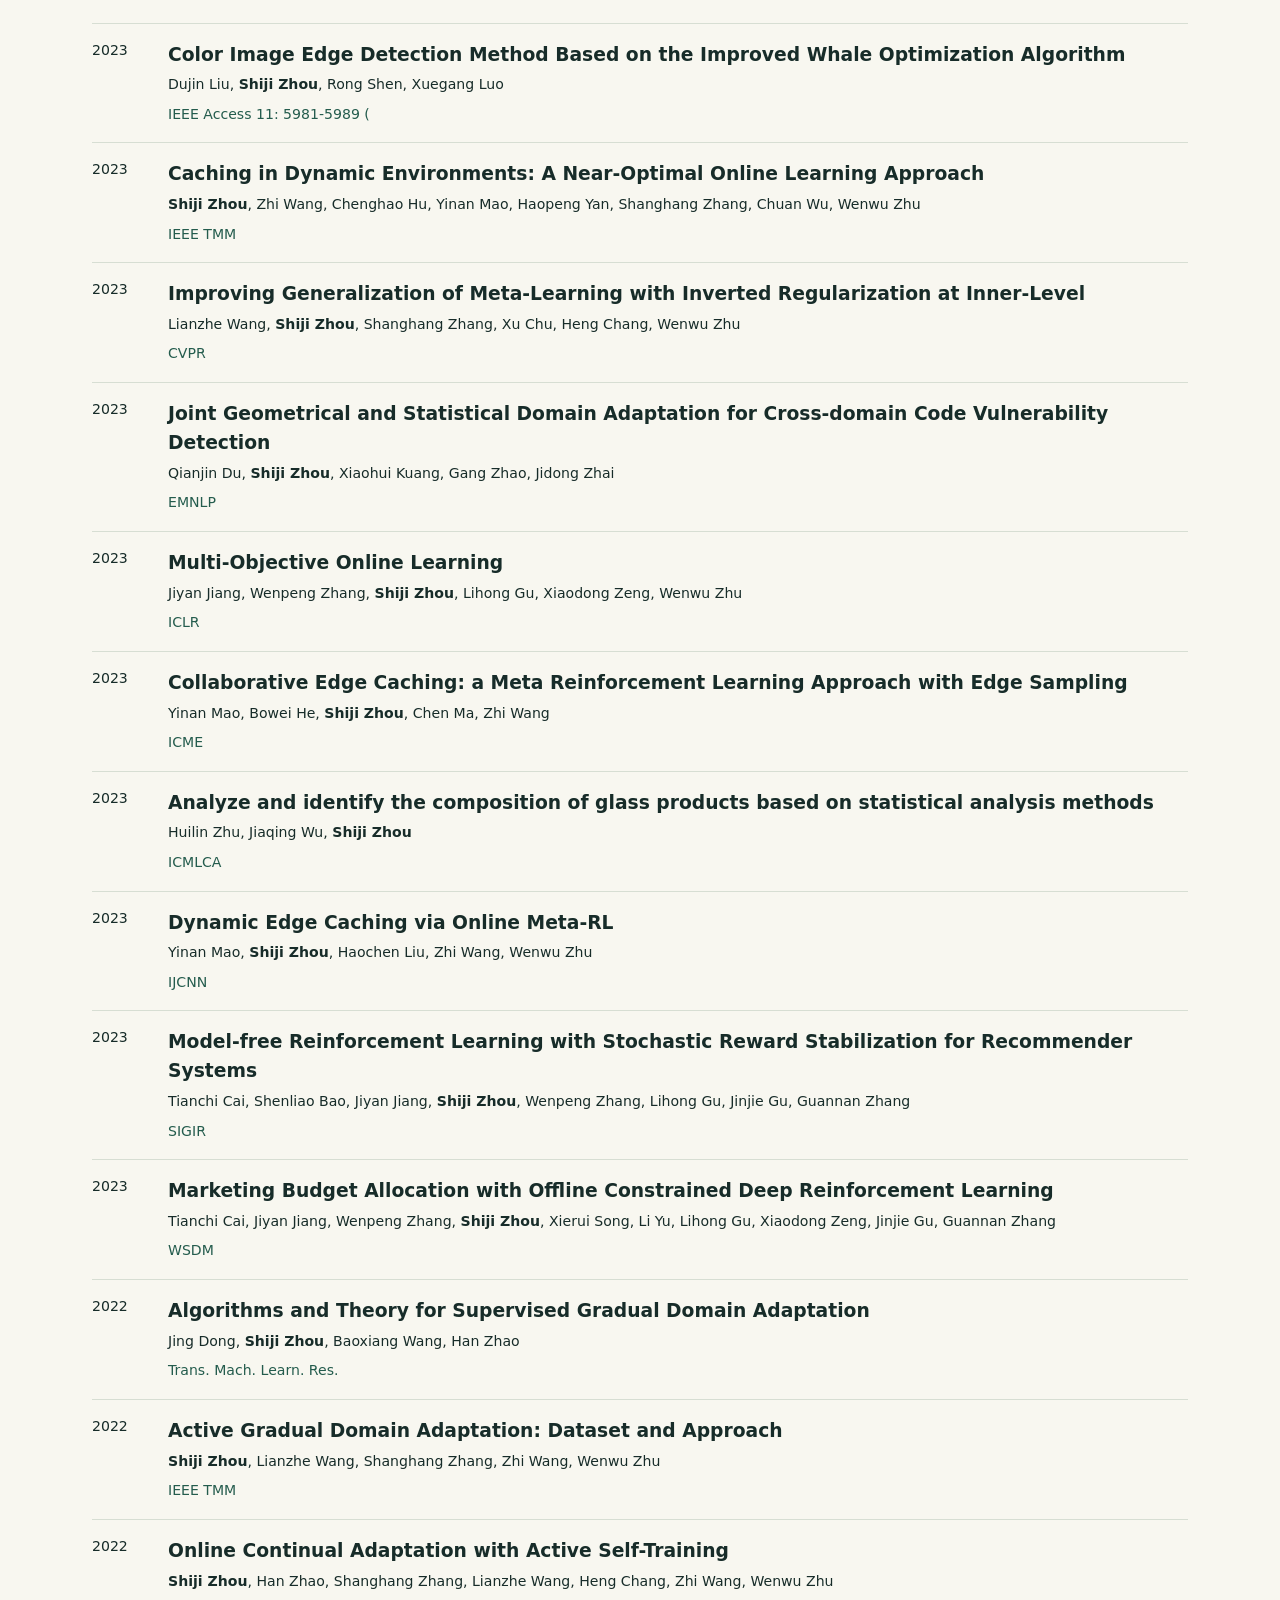
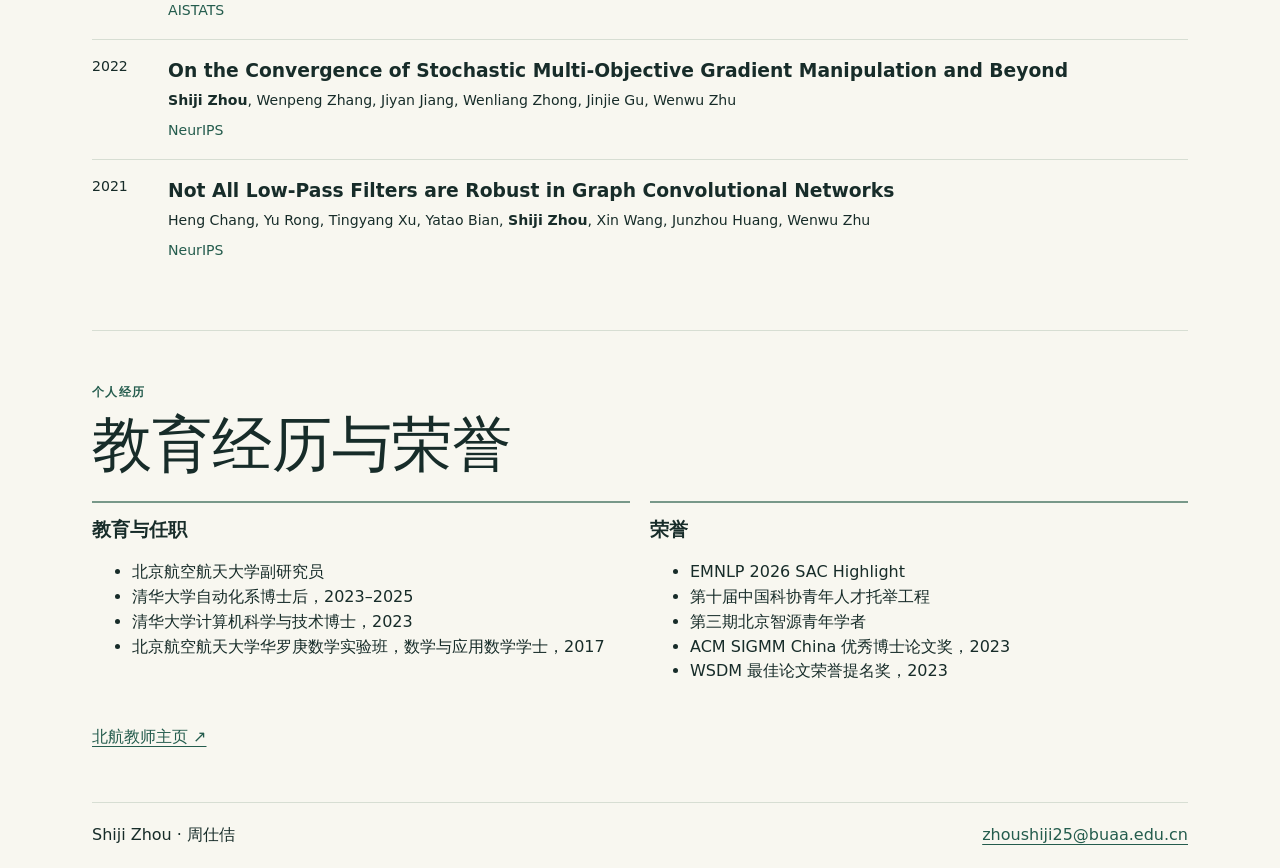
<file: zh.html>
<!DOCTYPE html><html lang="zh-CN"><meta charset="utf-8"><meta name="viewport" content="width=device-width,initial-scale=1"><meta name="description" content="周仕佶，北京航空航天大学人工智能学院／未来区块链与隐私计算高精尖创新中心副研究员。研究方向包括智能体学习、可控自进化与多目标优化。"><title>周仕佶 | 北京航空航天大学</title><link rel="stylesheet" href="style.css"><header><a class="brand" href="#">Shiji Zhou</a><nav aria-label="主导航"><a href="#research">研究方向</a><a href="#publications">研究成果</a><a href="#background">教育与荣誉</a><a class="language" href="index.html" hreflang="en" lang="en">English</a></nav></header><main><section class="hero"><div class="hero-content"><p class="kicker">北京航空航天大学人工智能学院</p><h1>周仕佶 <span lang="en">Shiji Zhou</span></h1><p class="role">副研究员</p><p class="intro">现任北京航空航天大学人工智能学院／未来区块链与隐私计算高精尖创新中心副研究员，研究方向为机器学习与（具身）智能体优化。</p><p class="intro">于中科院–北航华罗庚数学实验班获数学与应用数学学士学位，于清华大学获计算机科学与技术博士学位，师从朱文武教授。2023年至2025年在清华大学自动化系开展博士后研究，合作导师为戴琼海院士。</p><p class="intro">在 NeurIPS、ICML、ICLR 等国际会议和期刊发表论文 30 余篇，并担任上述三个会议的领域主席。</p><div class="links"><a class="primary" href="#publications">查看研究成果 ↓</a><a href="https://scholar.google.com/citations?hl=en&amp;user=Do5jf8oAAAAJ&amp;view_op=list_works&amp;sortby=pubdate">Google Scholar ↗</a><a href="mailto:zhoushiji25@buaa.edu.cn">电子邮箱 ↗</a></div></div><img class="portrait" src="portrait.jpg" alt="周仕佶的照片" width="1280" height="1600"></section>
<section id="research"><p class="kicker">可控智能进化实验室 · CS‑Evol Lab</p><h2>研究方向</h2><p class="section-intro">可控智能进化实验室研究智能体如何在开放环境中持续学习，同时满足行为规范与性能约束。</p><div class="topics"><article><h3>宪法式人工智能</h3><p>将规则与偏好纳入智能体学习过程，明确其行为规范和演化边界。</p></article><article><h3>开放式学习</h3><p>探索开放式任务与经验生成、智能体记忆，以及策略和运行框架的迭代优化。</p></article><article><h3>多目标优化</h3><p>利用有序偏好与约束指导决策、强化学习后训练和具身智能体适应。</p></article></div></section>
<section id="publications"><p class="kicker">论文与预印本</p><h2>研究成果</h2><p class="section-intro">浏览本站收录的研究成果，或访问 <a href="https://scholar.google.com/citations?hl=en&amp;user=Do5jf8oAAAAJ&amp;view_op=list_works&amp;sortby=pubdate">Google Scholar 完整档案 ↗</a>。</p><div class="filters"><label>搜索论文<input id="query" type="search" placeholder="论文标题、作者或发表渠道"></label><label>年份<select id="year"><option value="">所有年份</option><option>2026</option><option>2025</option><option>2024</option><option>2023</option><option>2022</option><option>2021</option></select></label></div><p id="count" aria-live="polite">41 项成果</p><article class="paper" data-year="2026"><span class="year">2026</span><div><h3><a href="https://arxiv.org/abs/2610.21791">RSIFlow: Adaptive Self-Improvement Workflows with an Evolving Meta-Agent</a></h3><p>Huan Zhang, Mingju Chen, Dongxu Zhou, Can Lv, Sen Cui, Faguo Wu, <strong>Shiji Zhou</strong></p><span class="venue">arXiv</span></div></article>
<article class="paper" data-year="2026"><span class="year">2026</span><div><h3><a href="https://doi.org/10.59717/ipj.aiplus.2026.100013">From bits to atoms: A survey of cross-layer safety in Embodied AI</a></h3><p>Tuo Feng, Yue Zhang, <strong>Shiji Zhou</strong>, Zhaoxin Fan, Wenguan Wang, Xiaowei Chi, Tianyu Shen, Xiangtai Li, Xuesong Bai, Zheng Zhu, Sirui Han, Boyu Zhou, Zhaosong Wang, Shizhe Chen, Zilong Zheng, Chenjia Bai, Jiangmiao Pang, Yaodong Yang, Hao Zhao, Di Hu, Li Yi, Yan Huang, Qi Wu, Hanwang Zhang, Fei Gao, Shanghang Zhang, Hongsheng Li, Jianye Hao, Yuan Zhang, Yingjie Xia, Jian Shen, Cewu Lu, Hui Zhang, Kai Chen, Wenwu Yu, Badong Chen, Jungong Han, Yike Guo</p><span class="venue">AI Plus</span></div></article>
<article class="paper" data-year="2026"><span class="year">2026</span><div><h3><a href="https://arxiv.org/abs/2609.33391">Beyond Timestamps: Decision-Aligned On-Policy Distillation for Long-Horizon Agents</a></h3><p>Mingju Chen, Can Lv, Jinrong Liu, Huan Zhang, Heng Chang, <strong>Shiji Zhou</strong></p><span class="venue">arXiv</span></div></article>
<article class="paper" data-year="2026"><span class="year">2026</span><div><h3><a href="https://arxiv.org/abs/2609.16890">Cascade: Hierarchical Recoverability Control for Large Language Model Unlearning</a></h3><p>Qingchen Yu, Shiying Duan, Xiaodong Li, Yuhua Wang, Zhiyu Li, <strong>Shiji Zhou</strong>, Yifan Sun, Zhaoxin Fan</p><span class="venue">arXiv</span></div></article>
<article class="paper" data-year="2026"><span class="year">2026</span><div><h3><a href="https://arxiv.org/abs/2608.22750">MOSH-WM: Mask-Grounded Soft-Hamiltonian Dynamics for Object-Centric World Models</a></h3><p>Zhekai Wang, Haoxiang Huang, Xiang Liu, Zhikang Chen, Yueqing Sun, Qi Gu, <strong>Shiji Zhou</strong>, Miao Liu, Sen Cui</p><span class="venue">arXiv</span></div></article>
<article class="paper" data-year="2026"><span class="year">2026</span><div><h3><a href="https://arxiv.org/abs/2608.16156">TRCA: Transition-wise Rubric Credit Assignment for Long-horizon LLM Agents</a></h3><p>Huan Zhang, Mingju Chen, Dongxu Zhou, Can Lv, Heng Chang, Sen Cui, Faguo Wu, <strong>Shiji Zhou</strong></p><span class="venue">arXiv</span></div></article>
<article class="paper" data-year="2026"><span class="year">2026</span><div><h3><a href="https://arxiv.org/abs/2608.11749">MOON: Multi-Objective OrthoNormalized Updates for Multitask Learning</a></h3><p><strong>Shiji Zhou</strong>, Kunlin Lyu, Lei Zhang, Ruodong Wang, Yifan Sun</p><span class="venue">arXiv</span></div></article>
<article class="paper" data-year="2026"><span class="year">2026</span><div><h3><a href="https://arxiv.org/abs/2608.09537">VERDI: Verified Contradictions for Continual World-Model Optimization</a></h3><p>Junyu Wu, Shiqin Nie, Youyi Kou, Baohua Yin, Qingyu Chen, Jingheng Ma, <strong>Shiji Zhou</strong>, Hongyong Song, Mingchen Zhuge, Guocai Yao, Tielin Shi, Sen Cui, Changshui Zhang</p><span class="venue">arXiv</span></div></article>
<article class="paper" data-year="2026"><span class="year">2026</span><div><h3><a href="https://arxiv.org/abs/2602.01331">A-MapReduce: Executing Wide Search via Agentic MapReduce</a></h3><p>Mingju Chen, Guibin Zhang, Heng Chang, Xiao Wang, <strong>Shiji Zhou</strong></p><span class="venue">arXiv</span></div></article>
<article class="paper" data-year="2026"><span class="year">2026</span><div><h3><a href="https://arxiv.org/abs/2603.00978">EraseAnything++: Enabling Concept Erasure in Rectified Flow Transformers Leveraging Multi-Object Optimization</a></h3><p>Zhaoxin Fan, Nanxiang Jiang, Daiheng Gao, <strong>Shiji Zhou</strong>, Wenjun Wu</p><span class="venue">arXiv</span></div></article>
<article class="paper" data-year="2026"><span class="year">2026</span><div><h3><a href="https://arxiv.org/abs/2603.19595">All-Mem: Agentic Lifelong Memory via Dynamic Topology Evolution</a></h3><p>Can Lv, Heng Chang, Shengyu Tao, Mingju Chen, Zhaoxin Fan, Ziwei Zhang, Yuchen Guo, <strong>Shiji Zhou</strong></p><span class="venue">arXiv</span></div></article>
<article class="paper" data-year="2026"><span class="year">2026</span><div><h3><a href="https://aclanthology.org/2026.emnlp-main.1893/">HarnessForge: Joint Harness and Policy Evolution for Adaptive Agent Systems</a></h3><p>Mingju Chen, Can Lv, Guibin Zhang, Heng Chang, <strong>Shiji Zhou</strong></p><span class="venue">EMNLP</span></div></article>
<article class="paper" data-year="2026"><span class="year">2026</span><div><h3><a href="https://aclanthology.org/2026.emnlp-main.1933/">Mitigating False Credit Propagation: Probabilistic Graphical Reward Aggregation for Rubric-Based Reinforcement Learning</a></h3><p>Can Lv, Mingju Chen, Heng Chang, <strong>Shiji Zhou</strong></p><span class="venue">EMNLP</span></div></article>
<article class="paper" data-year="2026"><span class="year">2026</span><div><h3><a href="https://arxiv.org/abs/2607.02840">TACO: TActile World Model as a Self-COrrector for Scalable Robot Policy Post-Training</a></h3><p>Shengbang Liu, Yueru Jia, Yuyang Yan, Jiaming Liu, Xinran Zhang, Qiuxuan Feng, Yandong Guo, <strong>Shiji Zhou</strong>, Boxin Shi, Shanghang Zhang</p><span class="venue">arXiv</span></div></article>
<article class="paper" data-year="2025"><span class="year">2025</span><div><h3><a href="https://doi.org/10.1039/D4EE03839H">Non-destructive degradation pattern decoupling for early battery trajectory prediction via physics-informed learning</a></h3><p>Shengyu Tao, Mengtian Zhang, Zixi Zhao, Haoyang Li, Ruifei Ma, Yunhong Che, Xin Sun, Lin Su, Chongbo Sun, Xiangyu Chen, Heng Chang, <strong>Shiji Zhou</strong>, Zepeng Li, Hanyang Lin, Yaojun Liu, Wenjun Yu, Zhongling Xu, Han Hao, Scott Moura, Xuan Zhang, Yang Li, Xiaosong Hu, Guangmin Zhou</p><span class="venue">Energy &amp; Environmental Science</span></div></article>
<article class="paper" data-year="2025"><span class="year">2025</span><div><h3><a href="https://dblp.org/rec/conf/icassp/WeiCLLLZLXGL25">Dual-Process Watermarked Diffusion: Integrating Watermarking With Denoising in Point Clouds</a></h3><p>Jinfu Wei, Heng Chang, Xiaohang Liu, Li Liu, Likun Li, <strong>Shiji Zhou</strong>, Chengyuan Li, Di Xu, Wei Gao, Ran Liao</p><span class="venue">ICASSP</span></div></article>
<article class="paper" data-year="2025"><span class="year">2025</span><div><h3><a href="https://dblp.org/rec/conf/nips/ZhouYZCZWZ25">Efficient Utility-Preserving Machine Unlearning with Implicit Gradient Surgery</a></h3><p><strong>Shiji Zhou</strong>, Tianbai Yu, Zhi Zhang, Heng Chang, Xiao Zhou, Dong Wu, Han Zhao</p><span class="venue">NeurIPS</span></div></article>
<article class="paper" data-year="2025"><span class="year">2025</span><div><h3><a href="https://dblp.org/rec/conf/aaai/WuZYWCZHZ025">Unlearning Concepts in Diffusion Model via Concept Domain Correction and Concept Preserving Gradient</a></h3><p>Yongliang Wu, <strong>Shiji Zhou</strong>, Mingzhuo Yang, Lianzhe Wang, Heng Chang, Wenbo Zhu, Xinting Hu, Xiao Zhou, Xu Yang</p><span class="venue">AAAI</span></div></article>
<article class="paper" data-year="2025"><span class="year">2025</span><div><h3><a href="https://dblp.org/rec/conf/icassp/LiuCWZLLZLXG25">Implanting Robust Watermarks in Latent Diffusion Models for Video Generation</a></h3><p>Xiaohang Liu, Heng Chang, Jinfu Wei, Lei Zhu, Li Liu, Likun Li, <strong>Shiji Zhou</strong>, Chengyuan Li, Di Xu, Wei Gao</p><span class="venue">ICASSP</span></div></article>
<article class="paper" data-year="2024"><span class="year">2024</span><div><h3><a href="https://arxiv.org/abs/2403.12052">A Dataset and Benchmark for Copyright Infringement Unlearning from Text-to-Image Diffusion Models</a></h3><p>Rui Ma, Qiang Zhou, Yizhu Jin, Daquan Zhou, Bangjun Xiao, Xiuyu Li, Yi Qu, Aishani Singh, Kurt Keutzer, Jingtong Hu, Xiaodong Xie, Zhen Dong, Shanghang Zhang, <strong>Shiji Zhou</strong></p><span class="venue">arXiv</span></div></article>
<article class="paper" data-year="2024"><span class="year">2024</span><div><h3><a href="https://dblp.org/rec/journals/tkde/WangCXBZWZZ24">Revisiting Adversarial Attacks on Graph Neural Networks for Graph Classification</a></h3><p>Xin Wang, Heng Chang, Beini Xie, Tian Bian, <strong>Shiji Zhou</strong>, Daixin Wang, Zhiqiang Zhang, Wenwu Zhu</p><span class="venue">IEEE TKDE</span></div></article>
<article class="paper" data-year="2024"><span class="year">2024</span><div><h3><a href="https://dblp.org/rec/conf/cvpr/ShangZZNYW24">Incremental Residual Concept Bottleneck Models</a></h3><p>Chenming Shang, <strong>Shiji Zhou</strong>, Hengyuan Zhang, Xinzhe Ni, Yujiu Yang, Yuwang Wang</p><span class="venue">CVPR</span></div></article>
<article class="paper" data-year="2024"><span class="year">2024</span><div><h3><a href="https://dblp.org/rec/conf/cvpr/ZhangZGZSZZ24">Gradient-based Parameter Selection for Efficient Fine-Tuning</a></h3><p>Zhi Zhang, Qizhe Zhang, Zijun Gao, Renrui Zhang, Ekaterina Shutova, <strong>Shiji Zhou</strong>, Shanghang Zhang</p><span class="venue">CVPR</span></div></article>
<article class="paper" data-year="2024"><span class="year">2024</span><div><h3><a href="https://dblp.org/rec/conf/icml/HeZZYXZC024">Robust Multi-Task Learning with Excess Risks</a></h3><p>Yifei He, <strong>Shiji Zhou</strong>, Guojun Zhang, Hyokun Yun, Yi Xu, Belinda Zeng, Trishul Chilimbi, Han Zhao</p><span class="venue">ICML</span></div></article>
<article class="paper" data-year="2024"><span class="year">2024</span><div><h3><a href="https://arxiv.org/abs/2408.00376">On the Limitations and Prospects of Machine Unlearning for Generative AI</a></h3><p><strong>Shiji Zhou</strong>, Lianzhe Wang, Jiangnan Ye, Yongliang Wu, Heng Chang</p><span class="venue">arXiv</span></div></article>
<article class="paper" data-year="2024"><span class="year">2024</span><div><h3><a href="https://arxiv.org/abs/2411.18615">Proactive Gradient Conflict Mitigation in Multi-Task Learning: A Sparse Training Perspective</a></h3><p>Zhi Zhang, Jiayi Shen, Congfeng Cao, Gaole Dai, <strong>Shiji Zhou</strong>, Qizhe Zhang, Shanghang Zhang, Ekaterina Shutova</p><span class="venue">arXiv</span></div></article>
<article class="paper" data-year="2023"><span class="year">2023</span><div><h3><a href="https://dblp.org/rec/journals/access/LiuZSL23">Color Image Edge Detection Method Based on the Improved Whale Optimization Algorithm</a></h3><p>Dujin Liu, <strong>Shiji Zhou</strong>, Rong Shen, Xuegang Luo</p><span class="venue">IEEE Access 11: 5981-5989 (</span></div></article>
<article class="paper" data-year="2023"><span class="year">2023</span><div><h3><a href="https://dblp.org/rec/journals/tmm/ZhouWHMYZWZ23">Caching in Dynamic Environments: A Near-Optimal Online Learning Approach</a></h3><p><strong>Shiji Zhou</strong>, Zhi Wang, Chenghao Hu, Yinan Mao, Haopeng Yan, Shanghang Zhang, Chuan Wu, Wenwu Zhu</p><span class="venue">IEEE TMM</span></div></article>
<article class="paper" data-year="2023"><span class="year">2023</span><div><h3><a href="https://dblp.org/rec/conf/cvpr/WangZZCC023">Improving Generalization of Meta-Learning with Inverted Regularization at Inner-Level</a></h3><p>Lianzhe Wang, <strong>Shiji Zhou</strong>, Shanghang Zhang, Xu Chu, Heng Chang, Wenwu Zhu</p><span class="venue">CVPR</span></div></article>
<article class="paper" data-year="2023"><span class="year">2023</span><div><h3><a href="https://dblp.org/rec/conf/emnlp/DuZKZZ23">Joint Geometrical and Statistical Domain Adaptation for Cross-domain Code Vulnerability Detection</a></h3><p>Qianjin Du, <strong>Shiji Zhou</strong>, Xiaohui Kuang, Gang Zhao, Jidong Zhai</p><span class="venue">EMNLP</span></div></article>
<article class="paper" data-year="2023"><span class="year">2023</span><div><h3><a href="https://dblp.org/rec/conf/iclr/Jiang0ZGZ023">Multi-Objective Online Learning</a></h3><p>Jiyan Jiang, Wenpeng Zhang, <strong>Shiji Zhou</strong>, Lihong Gu, Xiaodong Zeng, Wenwu Zhu</p><span class="venue">ICLR</span></div></article>
<article class="paper" data-year="2023"><span class="year">2023</span><div><h3><a href="https://dblp.org/rec/conf/icmcs/MaoHZMW23">Collaborative Edge Caching: a Meta Reinforcement Learning Approach with Edge Sampling</a></h3><p>Yinan Mao, Bowei He, <strong>Shiji Zhou</strong>, Chen Ma, Zhi Wang</p><span class="venue">ICME</span></div></article>
<article class="paper" data-year="2023"><span class="year">2023</span><div><h3><a href="https://dblp.org/rec/conf/icmlca/ZhuWZ23">Analyze and identify the composition of glass products based on statistical analysis methods</a></h3><p>Huilin Zhu, Jiaqing Wu, <strong>Shiji Zhou</strong></p><span class="venue">ICMLCA</span></div></article>
<article class="paper" data-year="2023"><span class="year">2023</span><div><h3><a href="https://dblp.org/rec/conf/ijcnn/MaoZLWZ23">Dynamic Edge Caching via Online Meta-RL</a></h3><p>Yinan Mao, <strong>Shiji Zhou</strong>, Haochen Liu, Zhi Wang, Wenwu Zhu</p><span class="venue">IJCNN</span></div></article>
<article class="paper" data-year="2023"><span class="year">2023</span><div><h3><a href="https://dblp.org/rec/conf/sigir/CaiBJZ0GGZ23">Model-free Reinforcement Learning with Stochastic Reward Stabilization for Recommender Systems</a></h3><p>Tianchi Cai, Shenliao Bao, Jiyan Jiang, <strong>Shiji Zhou</strong>, Wenpeng Zhang, Lihong Gu, Jinjie Gu, Guannan Zhang</p><span class="venue">SIGIR</span></div></article>
<article class="paper" data-year="2023"><span class="year">2023</span><div><h3><a href="https://dblp.org/rec/conf/wsdm/CaiJ0ZSYGZGZ23">Marketing Budget Allocation with Offline Constrained Deep Reinforcement Learning</a></h3><p>Tianchi Cai, Jiyan Jiang, Wenpeng Zhang, <strong>Shiji Zhou</strong>, Xierui Song, Li Yu, Lihong Gu, Xiaodong Zeng, Jinjie Gu, Guannan Zhang</p><span class="venue">WSDM</span></div></article>
<article class="paper" data-year="2022"><span class="year">2022</span><div><h3><a href="https://dblp.org/rec/journals/tmlr/DongZWZ22">Algorithms and Theory for Supervised Gradual Domain Adaptation</a></h3><p>Jing Dong, <strong>Shiji Zhou</strong>, Baoxiang Wang, Han Zhao</p><span class="venue">Trans. Mach. Learn. Res.</span></div></article>
<article class="paper" data-year="2022"><span class="year">2022</span><div><h3><a href="https://dblp.org/rec/journals/tmm/ZhouWZWZ22">Active Gradual Domain Adaptation: Dataset and Approach</a></h3><p><strong>Shiji Zhou</strong>, Lianzhe Wang, Shanghang Zhang, Zhi Wang, Wenwu Zhu</p><span class="venue">IEEE TMM</span></div></article>
<article class="paper" data-year="2022"><span class="year">2022</span><div><h3><a href="https://dblp.org/rec/conf/aistats/Zhou0ZWCW022">Online Continual Adaptation with Active Self-Training</a></h3><p><strong>Shiji Zhou</strong>, Han Zhao, Shanghang Zhang, Lianzhe Wang, Heng Chang, Zhi Wang, Wenwu Zhu</p><span class="venue">AISTATS</span></div></article>
<article class="paper" data-year="2022"><span class="year">2022</span><div><h3><a href="https://dblp.org/rec/conf/nips/ZhouZJZGZ22">On the Convergence of Stochastic Multi-Objective Gradient Manipulation and Beyond</a></h3><p><strong>Shiji Zhou</strong>, Wenpeng Zhang, Jiyan Jiang, Wenliang Zhong, Jinjie Gu, Wenwu Zhu</p><span class="venue">NeurIPS</span></div></article>
<article class="paper" data-year="2021"><span class="year">2021</span><div><h3><a href="https://dblp.org/rec/conf/nips/ChangRXBZWHZ21">Not All Low-Pass Filters are Robust in Graph Convolutional Networks</a></h3><p>Heng Chang, Yu Rong, Tingyang Xu, Yatao Bian, <strong>Shiji Zhou</strong>, Xin Wang, Junzhou Huang, Wenwu Zhu</p><span class="venue">NeurIPS</span></div></article></section>
<section id="background"><p class="kicker">个人经历</p><h2>教育经历与荣誉</h2><div class="topics"><article><h3>教育与任职</h3><ul><li>北京航空航天大学副研究员</li><li>清华大学自动化系博士后，2023–2025</li><li>清华大学计算机科学与技术博士，2023</li><li>北京航空航天大学华罗庚数学实验班，数学与应用数学学士，2017</li></ul></article><article><h3>荣誉</h3><ul><li>EMNLP 2026 SAC Highlight</li><li>第十届中国科协青年人才托举工程</li><li>第三期北京智源青年学者</li><li>ACM SIGMM China 优秀博士论文奖，2023</li><li>WSDM 最佳论文荣誉提名奖，2023</li></ul></article></div><a href="https://iai.buaa.edu.cn/info/1013/4182.htm">北航教师主页 ↗</a></section></main><footer><span>Shiji Zhou · 周仕佶</span><a href="mailto:zhoushiji25@buaa.edu.cn">zhoushiji25@buaa.edu.cn</a></footer><script src="main.js"></script></html>
</file>
<file: style.css>
:root{color-scheme:light;--ink:#172c29;--green:#245c4d;--paper:#f8f7f0;--line:#d7ded3}*{box-sizing:border-box}html{scroll-behavior:smooth}body{margin:0;background:var(--paper);color:var(--ink);font:16px/1.55 "Instrument Sans",system-ui,sans-serif}a{color:var(--green);text-underline-offset:.23em}header,main,footer{max-width:1160px;margin:auto;padding:0 32px}header,footer{display:flex;justify-content:space-between;align-items:center;gap:16px;padding-block:20px}header a{text-decoration:none}nav{display:flex;gap:20px;flex-wrap:wrap}.brand{font-weight:800}.brand span{margin-left:.5em}.hero{position:relative;display:flex;align-items:center;justify-content:space-between;gap:24px;background:#e5ece0;border:1px solid var(--line);border-radius:4px;padding:clamp(24px,6vw,78px);min-height:390px}.kicker{color:var(--green);font-size:.74rem;font-weight:750;letter-spacing:.12em;margin:0 0 12px}h1,h2{font-family:Georgia,serif;line-height:1.04;font-weight:500;margin:0}h1{font-size:clamp(2.9rem,8vw,6.15rem)}h1 span{font-size:.44em;white-space:nowrap;color:var(--green)}h2{font-size:clamp(2.25rem,5vw,3.75rem)}.role{margin:.65rem 0;font-size:1.2rem;font-weight:650}.intro,.section-intro{max-width:62ch}.links{display:flex;align-items:center;gap:18px;flex-wrap:wrap;margin-top:28px}.primary{padding:10px 14px;background:var(--green);color:white;text-decoration:none;border-radius:3px}.mark{display:grid;place-items:center;flex:0 1 195px;aspect-ratio:1;border:1px solid #8aa798;border-radius:50%;font:italic clamp(2rem,7vw,6rem) Georgia;color:var(--green)}section+section{padding-block:52px;border-bottom:1px solid var(--line)}.topics{display:grid;grid-template-columns:repeat(auto-fit,minmax(min(250px,100%),1fr));gap:20px;margin:25px 0}.topics article{border-top:2px solid #789889;padding-top:12px}.topics h3,.paper h3{margin:0}.topics p,.paper p{margin:.4em 0}.paper{display:grid;grid-template-columns:62px 1fr;gap:14px;border-top:1px solid var(--line);padding:16px 0}.paper[hidden]{display:none}.paper h3 a{color:var(--ink);text-decoration:none}.paper h3 a:hover{text-decoration:underline}.paper p,.year,.venue,#count{font-size:.88rem}.venue{color:var(--green)}.filters{display:flex;gap:12px;flex-wrap:wrap}.filters label{display:grid;gap:4px;font-weight:650}.filters input,.filters select{font:inherit;background:#fff;color:var(--ink);border:1px solid #789889;padding:8px}footer{flex-wrap:wrap}@media(max-width:680px){header,main,footer{padding-inline:16px}.mark{display:none}nav{gap:10px;font-size:.86rem}.paper{grid-template-columns:45px 1fr;gap:8px}}
.portrait{display:block;width:clamp(155px,23vw,250px);height:auto;flex:none;border:1px solid #8aa798;border-radius:4px}
.language{font-weight:700;border-bottom:1px solid currentColor;white-space:nowrap}
@media(max-width:680px){.hero{flex-direction:column-reverse;align-items:flex-start;gap:22px}.portrait{width:145px}header{flex-wrap:wrap}}
</file>
